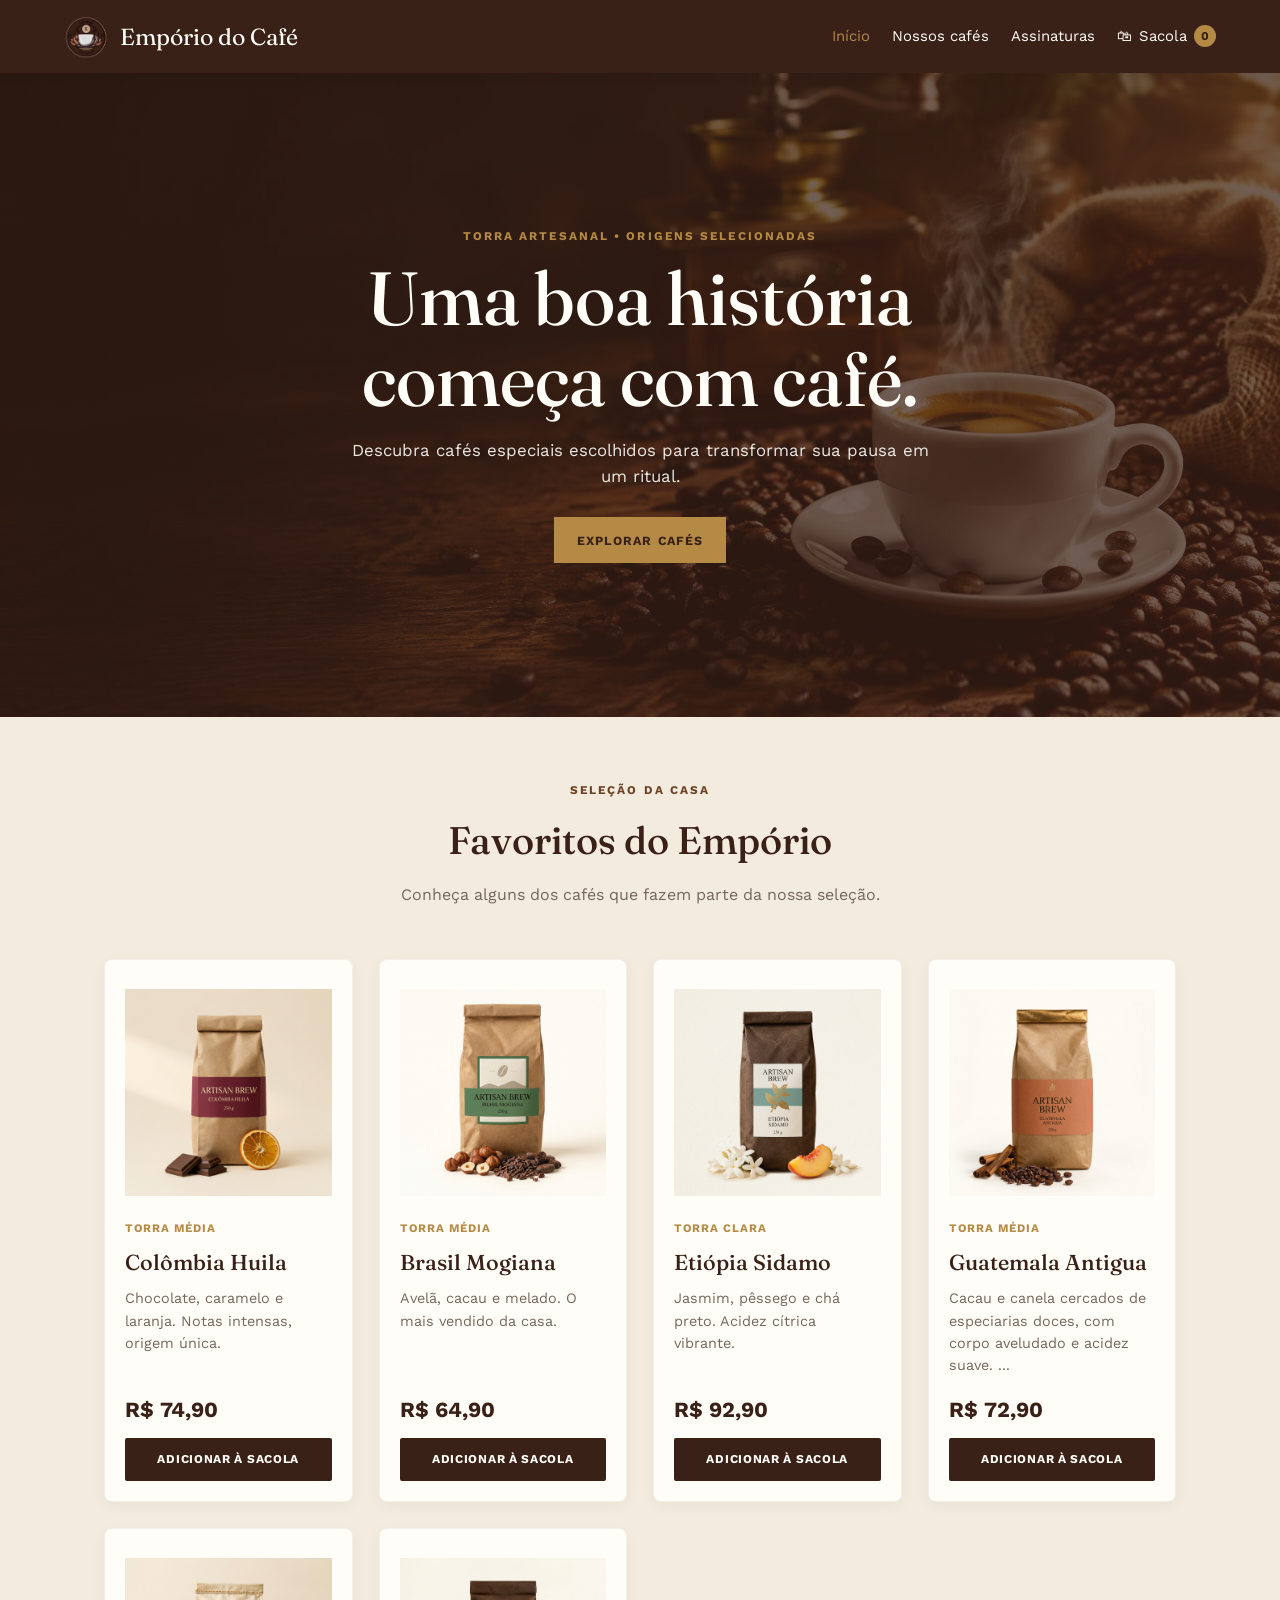
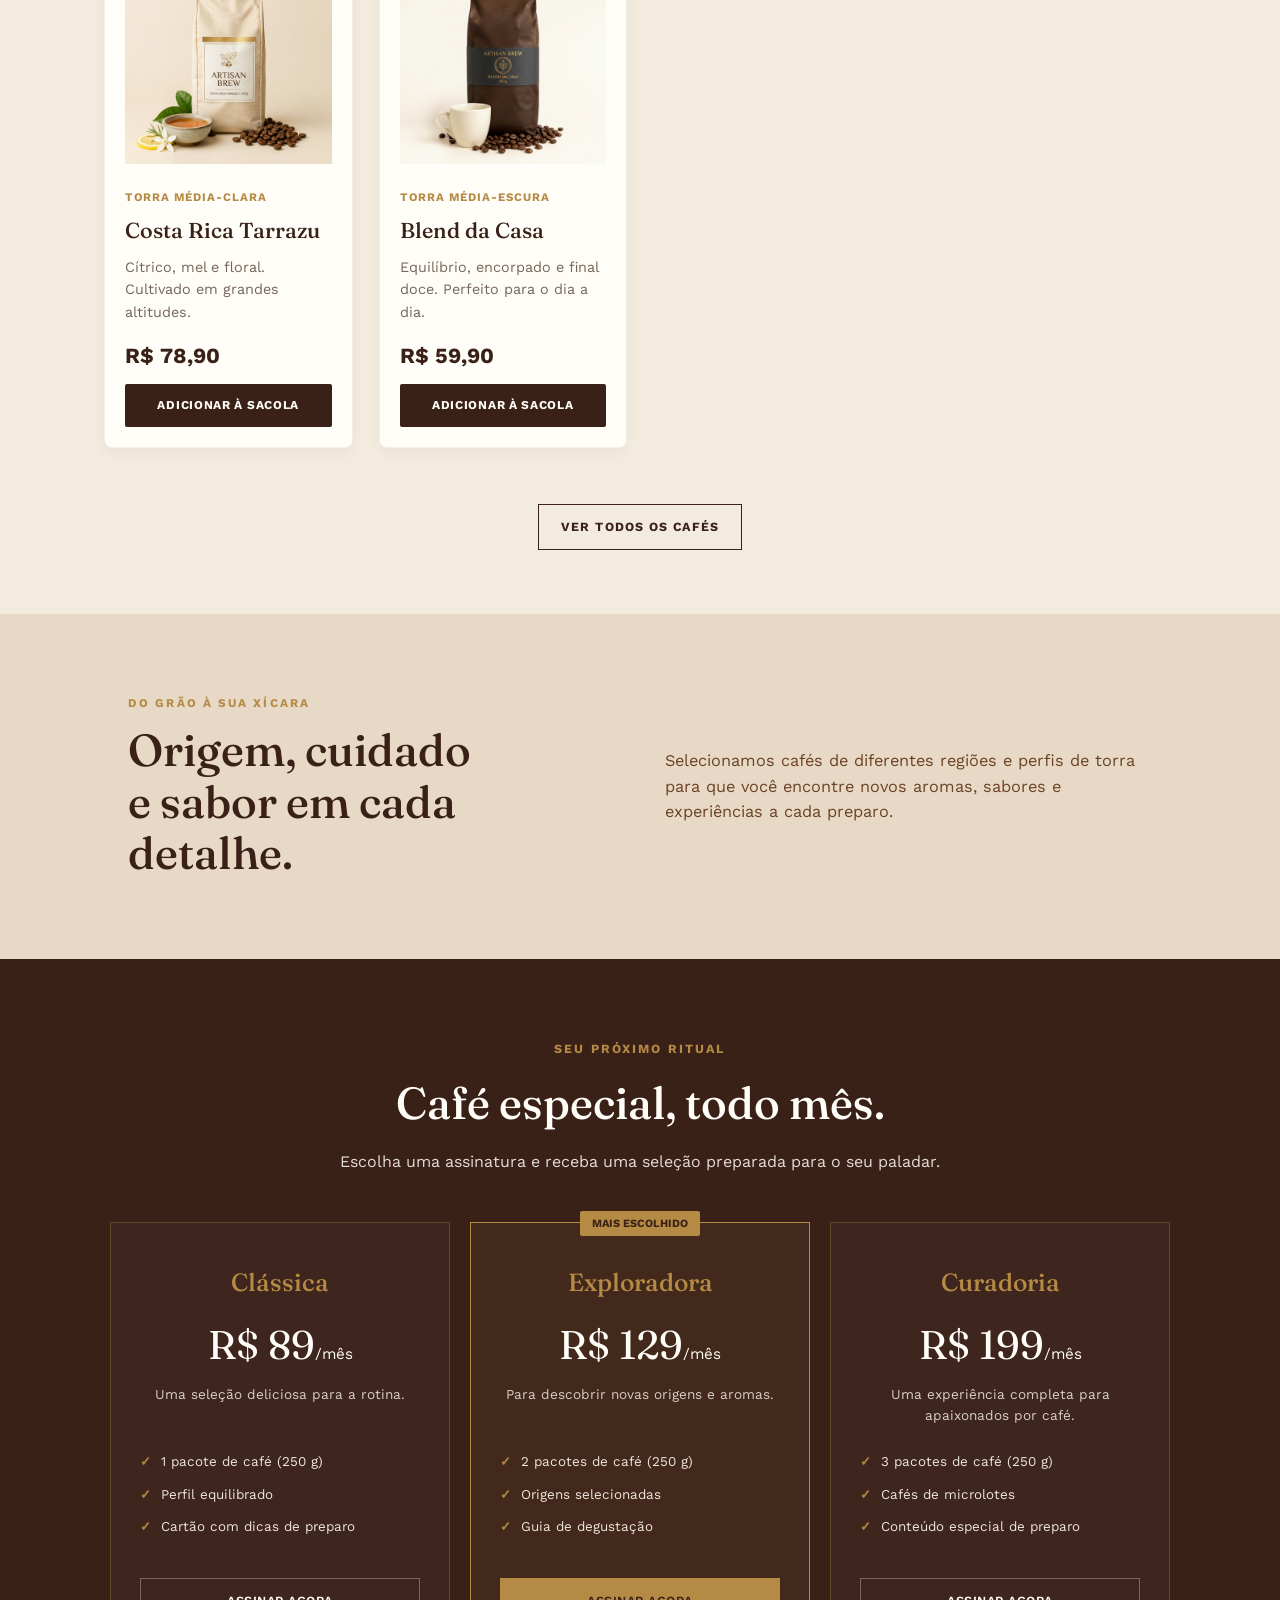
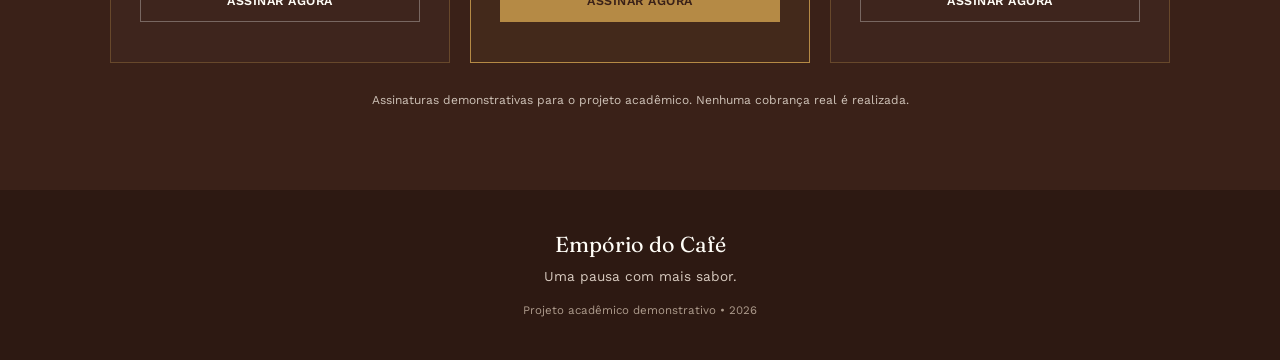
<file: Trabalho_Final/index.html>
<!DOCTYPE html>
<html lang="pt-BR">
<head>
  <meta charset="UTF-8">
  <meta name="viewport" content="width=device-width, initial-scale=1.0">
  <meta name="description" content="Cafés especiais de diferentes origens, torras artesanais e assinaturas mensais no Empório do Café.">
  <title>Empório do Café | Cafés especiais</title>
  <link rel="preconnect" href="https://fonts.googleapis.com">
  <link rel="preconnect" href="https://fonts.gstatic.com" crossorigin>
  <link href="https://fonts.googleapis.com/css2?family=Fraunces:opsz,wght@9..144,400;9..144,500;9..144,600;9..144,700&family=Work+Sans:wght@400;500;600;700&display=swap" rel="stylesheet">
  <link rel="stylesheet" href="style.css">
  <script src="script.js" defer></script>
</head>
<body>
  <header class="main-header">
    <a class="logo-link" href="index.html" aria-label="Empório do Café — página inicial">
      <img class="logo-img" src="img/logo.png" alt="" onerror="this.style.display='none'">
      <span>Empório do Café</span>
    </a>
    <nav class="desktop-nav" aria-label="Navegação principal">
      <a href="index.html" aria-current="page">Início</a>
      <a href="cafes.html">Nossos cafés</a>
      <a href="index.html#planos">Assinaturas</a>
      <a class="cart-link" href="carrinho.html"><span aria-hidden="true">🛍</span> Sacola <span class="cart-count" id="cart-count">0</span></a>
    </nav>
  </header>

  <main>
    <section class="hero-banner">
      <p class="eyebrow">TORRA ARTESANAL • ORIGENS SELECIONADAS</p>
      <h1>Uma boa história<br>começa com café.</h1>
      <p>Descubra cafés especiais escolhidos para transformar sua pausa em um ritual.</p>
      <a class="hero-button" href="cafes.html">EXPLORAR CAFÉS</a>
    </section>

    <section class="controls-section home-products" aria-labelledby="featured-title">
      <p class="eyebrow eyebrow-dark">SELEÇÃO DA CASA</p>
      <h2 id="featured-title">Favoritos do Empório</h2>
      <p class="section-intro">Conheça alguns dos cafés que fazem parte da nossa seleção.</p>
    </section>

    <section class="product-grid" id="product-list-home" aria-label="Cafés em destaque"></section>
    <div class="center-action"><a class="outline-button" href="cafes.html">VER TODOS OS CAFÉS</a></div>

    <section class="origin-band">
      <div>
        <p class="eyebrow">DO GRÃO À SUA XÍCARA</p>
        <h2>Origem, cuidado<br>e sabor em cada detalhe.</h2>
      </div>
      <p>Selecionamos cafés de diferentes regiões e perfis de torra para que você encontre novos aromas, sabores e experiências a cada preparo.</p>
    </section>

    <section class="planos-section" id="planos" aria-labelledby="plans-title">
      <h4>SEU PRÓXIMO RITUAL</h4>
      <h2 id="plans-title">Café especial, todo mês.</h2>
      <p class="subtitle">Escolha uma assinatura e receba uma seleção preparada para o seu paladar.</p>

      <div class="planos-grid">
        <article class="plano-card">
          <h3>Clássica</h3>
          <p class="price">R$ 89<span>/mês</span></p>
          <p class="desc-plano">Uma seleção deliciosa para a rotina.</p>
          <ul>
            <li>1 pacote de café (250 g)</li>
            <li>Perfil equilibrado</li>
            <li>Cartão com dicas de preparo</li>
          </ul>
          <button class="btn-plano" type="button" onclick="subscribePlan('Clássica', 89)">ASSINAR AGORA</button>
        </article>

        <article class="plano-card highlight">
          <span class="badge-destaque">MAIS ESCOLHIDO</span>
          <h3>Exploradora</h3>
          <p class="price">R$ 129<span>/mês</span></p>
          <p class="desc-plano">Para descobrir novas origens e aromas.</p>
          <ul>
            <li>2 pacotes de café (250 g)</li>
            <li>Origens selecionadas</li>
            <li>Guia de degustação</li>
          </ul>
          <button class="btn-plano solid" type="button" onclick="subscribePlan('Exploradora', 129)">ASSINAR AGORA</button>
        </article>

        <article class="plano-card">
          <h3>Curadoria</h3>
          <p class="price">R$ 199<span>/mês</span></p>
          <p class="desc-plano">Uma experiência completa para apaixonados por café.</p>
          <ul>
            <li>3 pacotes de café (250 g)</li>
            <li>Cafés de microlotes</li>
            <li>Conteúdo especial de preparo</li>
          </ul>
          <button class="btn-plano" type="button" onclick="subscribePlan('Curadoria', 199)">ASSINAR AGORA</button>
        </article>
      </div>

      <p class="demo-note">Assinaturas demonstrativas para o projeto acadêmico. Nenhuma cobrança real é realizada.</p>
    </section>
  </main>

  <div class="modal-overlay" id="product-modal" role="dialog" aria-modal="true" aria-label="Detalhes do café">
    <div class="modal-content">
      <button class="close-btn" type="button" onclick="closeModal()" aria-label="Fechar detalhes">&times;</button>
      <div id="modal-details"></div>
    </div>
  </div>

  <footer class="site-footer">
    <a class="footer-brand" href="index.html">Empório do Café</a>
    <p>Uma pausa com mais sabor.</p>
    <small>Projeto acadêmico demonstrativo • 2026</small>
  </footer>
</body>
</html>
</file>
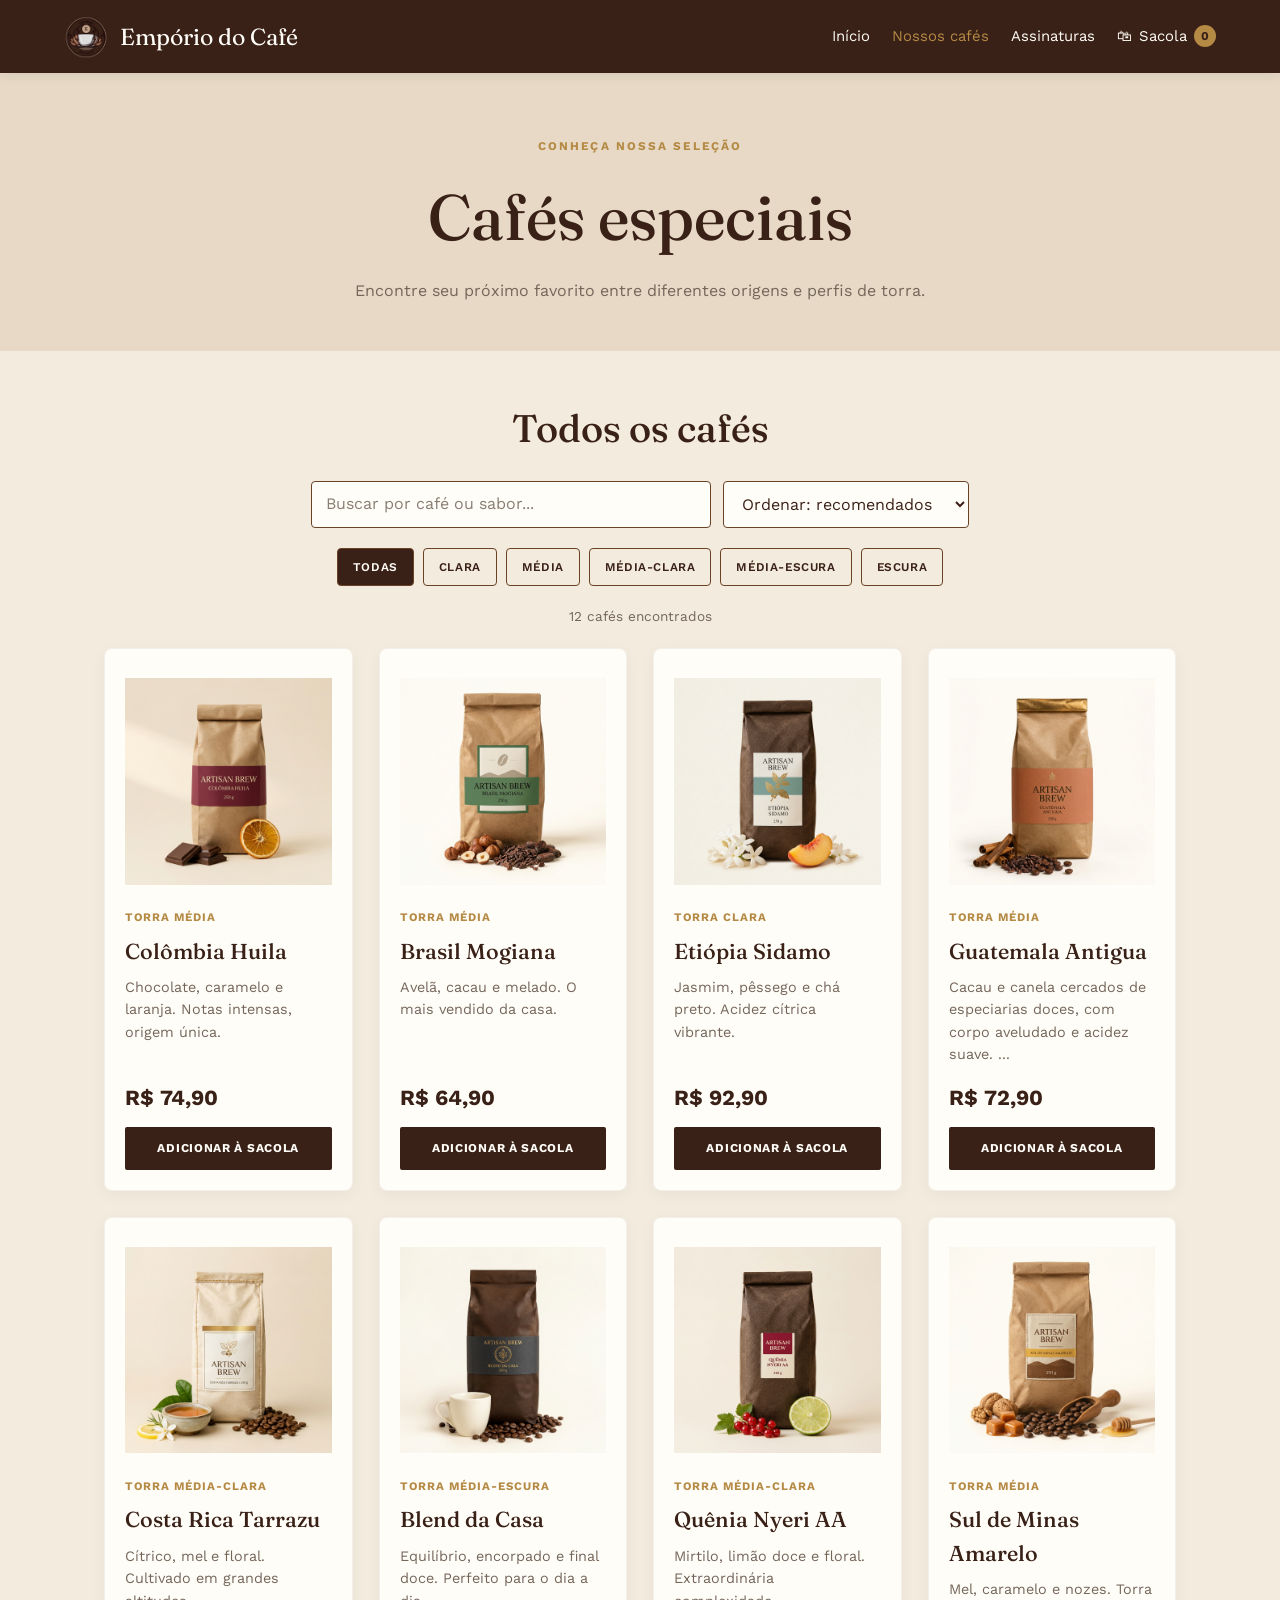
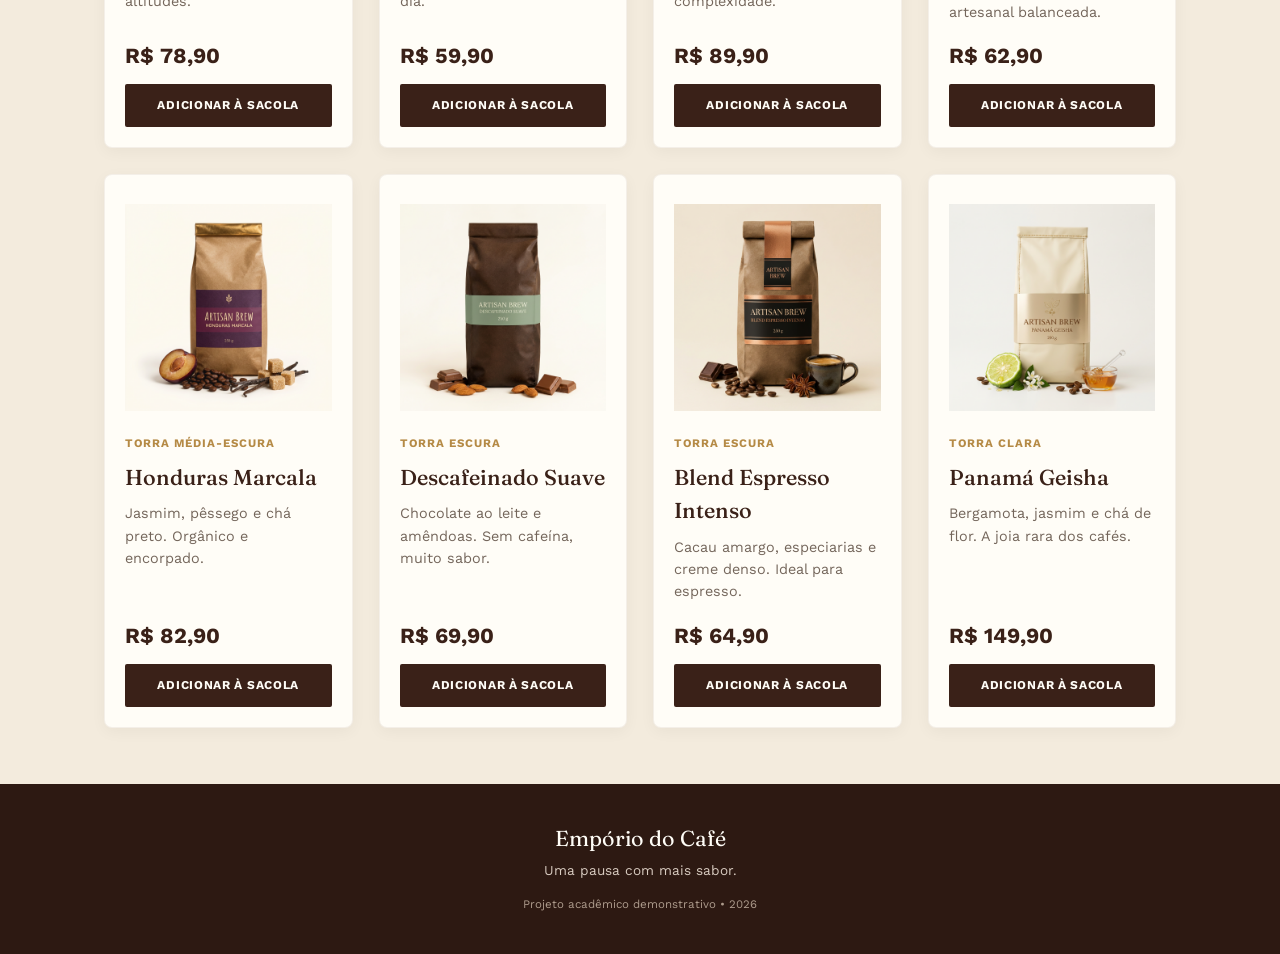
<file: Trabalho_Final/cafes.html>
<!DOCTYPE html>
<html lang="pt-BR">
<head>
  <meta charset="UTF-8">
  <meta name="viewport" content="width=device-width, initial-scale=1.0">
  <meta name="description" content="Explore cafés especiais do Empório do Café por nome, perfil de torra e preço.">
  <title>Nossos cafés | Empório do Café</title>
  <link rel="preconnect" href="https://fonts.googleapis.com">
  <link rel="preconnect" href="https://fonts.gstatic.com" crossorigin>
  <link href="https://fonts.googleapis.com/css2?family=Fraunces:opsz,wght@9..144,400;9..144,500;9..144,600;9..144,700&family=Work+Sans:wght@400;500;600;700&display=swap" rel="stylesheet">
  <link rel="stylesheet" href="style.css">
  <script src="script.js" defer></script>
</head>
<body>
  <header class="main-header">
    <a class="logo-link" href="index.html" aria-label="Empório do Café — página inicial">
      <img class="logo-img" src="img/logo.png" alt="" onerror="this.style.display='none'">
      <span>Empório do Café</span>
    </a>
    <nav class="desktop-nav" aria-label="Navegação principal">
      <a href="index.html">Início</a>
      <a href="cafes.html" aria-current="page">Nossos cafés</a>
      <a href="index.html#planos">Assinaturas</a>
      <a class="cart-link" href="carrinho.html"><span aria-hidden="true">🛍</span> Sacola <span class="cart-count" id="cart-count">0</span></a>
    </nav>
  </header>

  <main>
    <section class="catalog-hero">
      <p class="eyebrow">CONHEÇA NOSSA SELEÇÃO</p>
      <h1>Cafés especiais</h1>
      <p>Encontre seu próximo favorito entre diferentes origens e perfis de torra.</p>
    </section>

    <section class="controls-section catalog-controls" aria-labelledby="catalog-title">
      <h2 id="catalog-title">Todos os cafés</h2>

      <div class="controls-wrapper">
        <label class="visually-hidden" for="search-input">Pesquisar cafés</label>
        <input class="search-bar" id="search-input" type="search" placeholder="Buscar por café ou sabor..." autocomplete="off">

        <label class="visually-hidden" for="sort-dropdown">Ordenar cafés</label>
        <select class="sort-dropdown" id="sort-dropdown">
          <option value="default">Ordenar: recomendados</option>
          <option value="asc">Preço: menor para maior</option>
          <option value="desc">Preço: maior para menor</option>
        </select>
      </div>

      <div class="filters" aria-label="Filtrar por torra">
        <button class="filter-btn active" type="button" onclick="setCategory('Todas', this)" aria-pressed="true">TODAS</button>
        <button class="filter-btn" type="button" onclick="setCategory('Clara', this)" aria-pressed="false">CLARA</button>
        <button class="filter-btn" type="button" onclick="setCategory('Média', this)" aria-pressed="false">MÉDIA</button>
        <button class="filter-btn" type="button" onclick="setCategory('Média-Clara', this)" aria-pressed="false">MÉDIA-CLARA</button>
        <button class="filter-btn" type="button" onclick="setCategory('Média-Escura', this)" aria-pressed="false">MÉDIA-ESCURA</button>
        <button class="filter-btn" type="button" onclick="setCategory('Escura', this)" aria-pressed="false">ESCURA</button>
      </div>

      <p class="results-count" id="results-count" aria-live="polite"></p>
    </section>

    <section class="product-grid catalog-grid" id="product-list" aria-label="Lista de cafés"></section>
  </main>

  <div class="modal-overlay" id="product-modal" role="dialog" aria-modal="true" aria-label="Detalhes do café">
    <div class="modal-content">
      <button class="close-btn" type="button" onclick="closeModal()" aria-label="Fechar detalhes">&times;</button>
      <div id="modal-details"></div>
    </div>
  </div>

  <footer class="site-footer">
    <a class="footer-brand" href="index.html">Empório do Café</a>
    <p>Uma pausa com mais sabor.</p>
    <small>Projeto acadêmico demonstrativo • 2026</small>
  </footer>
</body>
</html>
</file>
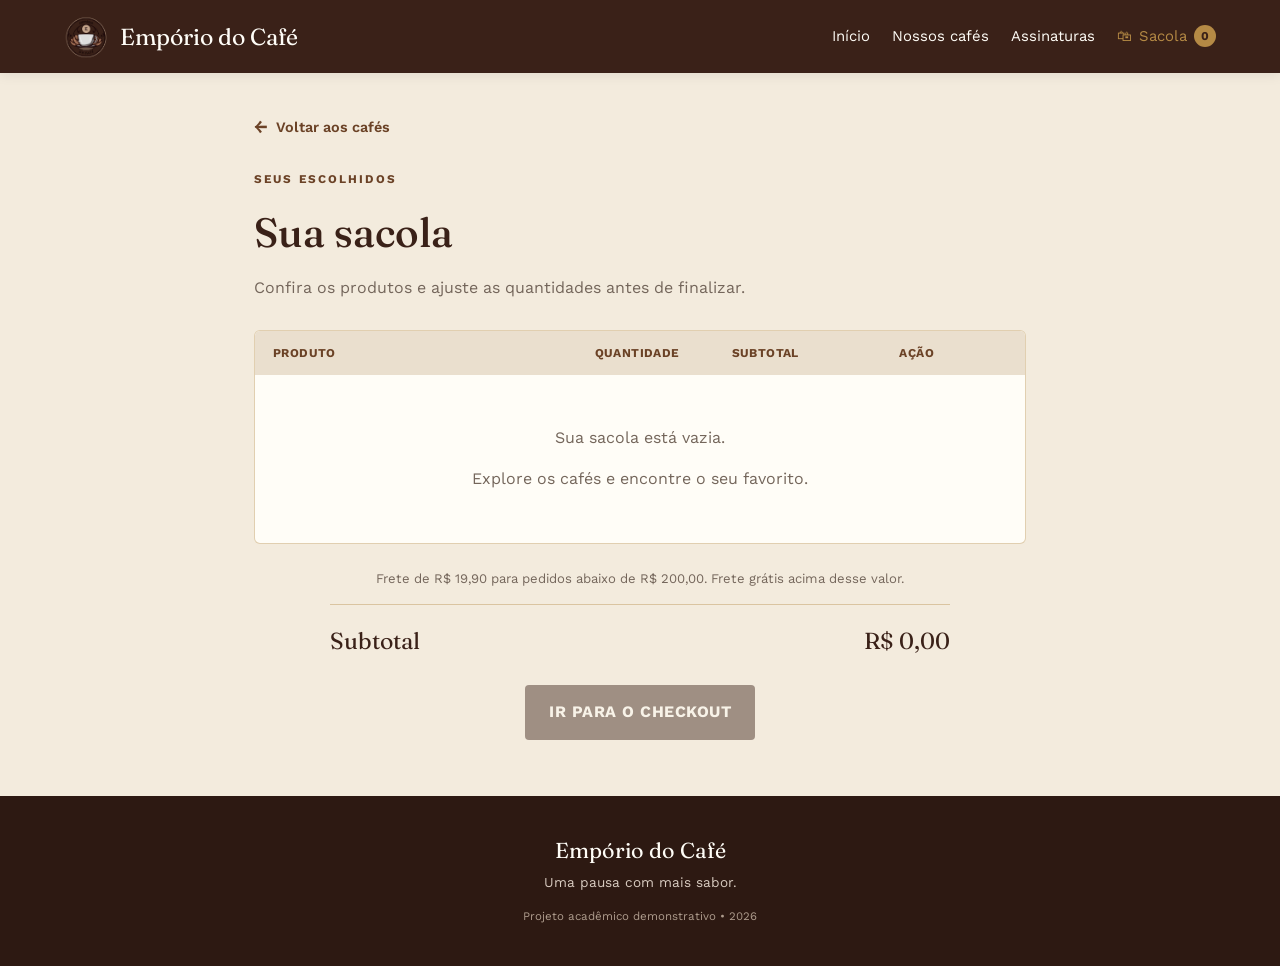
<file: Trabalho_Final/carrinho.html>
<!DOCTYPE html>
<html lang="pt-BR">
<head>
  <meta charset="UTF-8">
  <meta name="viewport" content="width=device-width, initial-scale=1.0">
  <title>Sacola | Empório do Café</title>
  <link rel="preconnect" href="https://fonts.googleapis.com">
  <link rel="preconnect" href="https://fonts.gstatic.com" crossorigin>
  <link href="https://fonts.googleapis.com/css2?family=Fraunces:opsz,wght@9..144,400;9..144,500;9..144,600;9..144,700&family=Work+Sans:wght@400;500;600;700&display=swap" rel="stylesheet">
  <link rel="stylesheet" href="style.css">
  <script src="script.js" defer></script>
</head>
<body>
  <header class="main-header">
    <a class="logo-link" href="index.html">
      <img class="logo-img" src="img/logo.png" alt="" onerror="this.style.display='none'">
      <span>Empório do Café</span>
    </a>

    <nav class="desktop-nav" aria-label="Navegação principal">
      <a href="index.html">Início</a>
      <a href="cafes.html">Nossos cafés</a>
      <a href="index.html#planos">Assinaturas</a>
      <a class="cart-link" href="carrinho.html" aria-current="page">
        <span aria-hidden="true">🛍</span>
        Sacola <span class="cart-count" id="cart-count">0</span>
      </a>
    </nav>
  </header>

  <main class="container cart-page">

    <a class="back-to-catalog" href="cafes.html">
      <span aria-hidden="true">←</span> Voltar aos cafés
    </a>

    <div class="cart-title-area">
      <p class="eyebrow eyebrow-dark">SEUS ESCOLHIDOS</p>
      <h1 class="page-title">Sua sacola</h1>
      <p class="section-intro left-intro">
        Confira os produtos e ajuste as quantidades antes de finalizar.
      </p>
    </div>

    <section class="cart-panel" aria-label="Itens da sacola">
      <div class="cart-heading">
        <span>Produto</span>
        <span>Quantidade</span>
        <span>Subtotal</span>
        <span>Ação</span>
      </div>

      <div id="cart-items" aria-live="polite"></div>
    </section>

    <section class="cart-summary">
      <p class="frete-note">
        Frete de R$ 19,90 para pedidos abaixo de R$ 200,00.
        Frete grátis acima desse valor.
      </p>

      <div class="cart-total">
        <span>Subtotal</span>
        <span>R$ <span id="total-price">0,00</span></span>
      </div>

      <div class="cart-actions">
        <a class="btn-primary checkout-link" id="go-checkout" href="checkout.html">
          IR PARA O CHECKOUT
        </a>
      </div>
    </section>

  </main>

  <footer class="site-footer">
    <a class="footer-brand" href="index.html">Empório do Café</a>
    <p>Uma pausa com mais sabor.</p>
    <small>Projeto acadêmico demonstrativo • 2026</small>
  </footer>
</body>
</html>
</file>
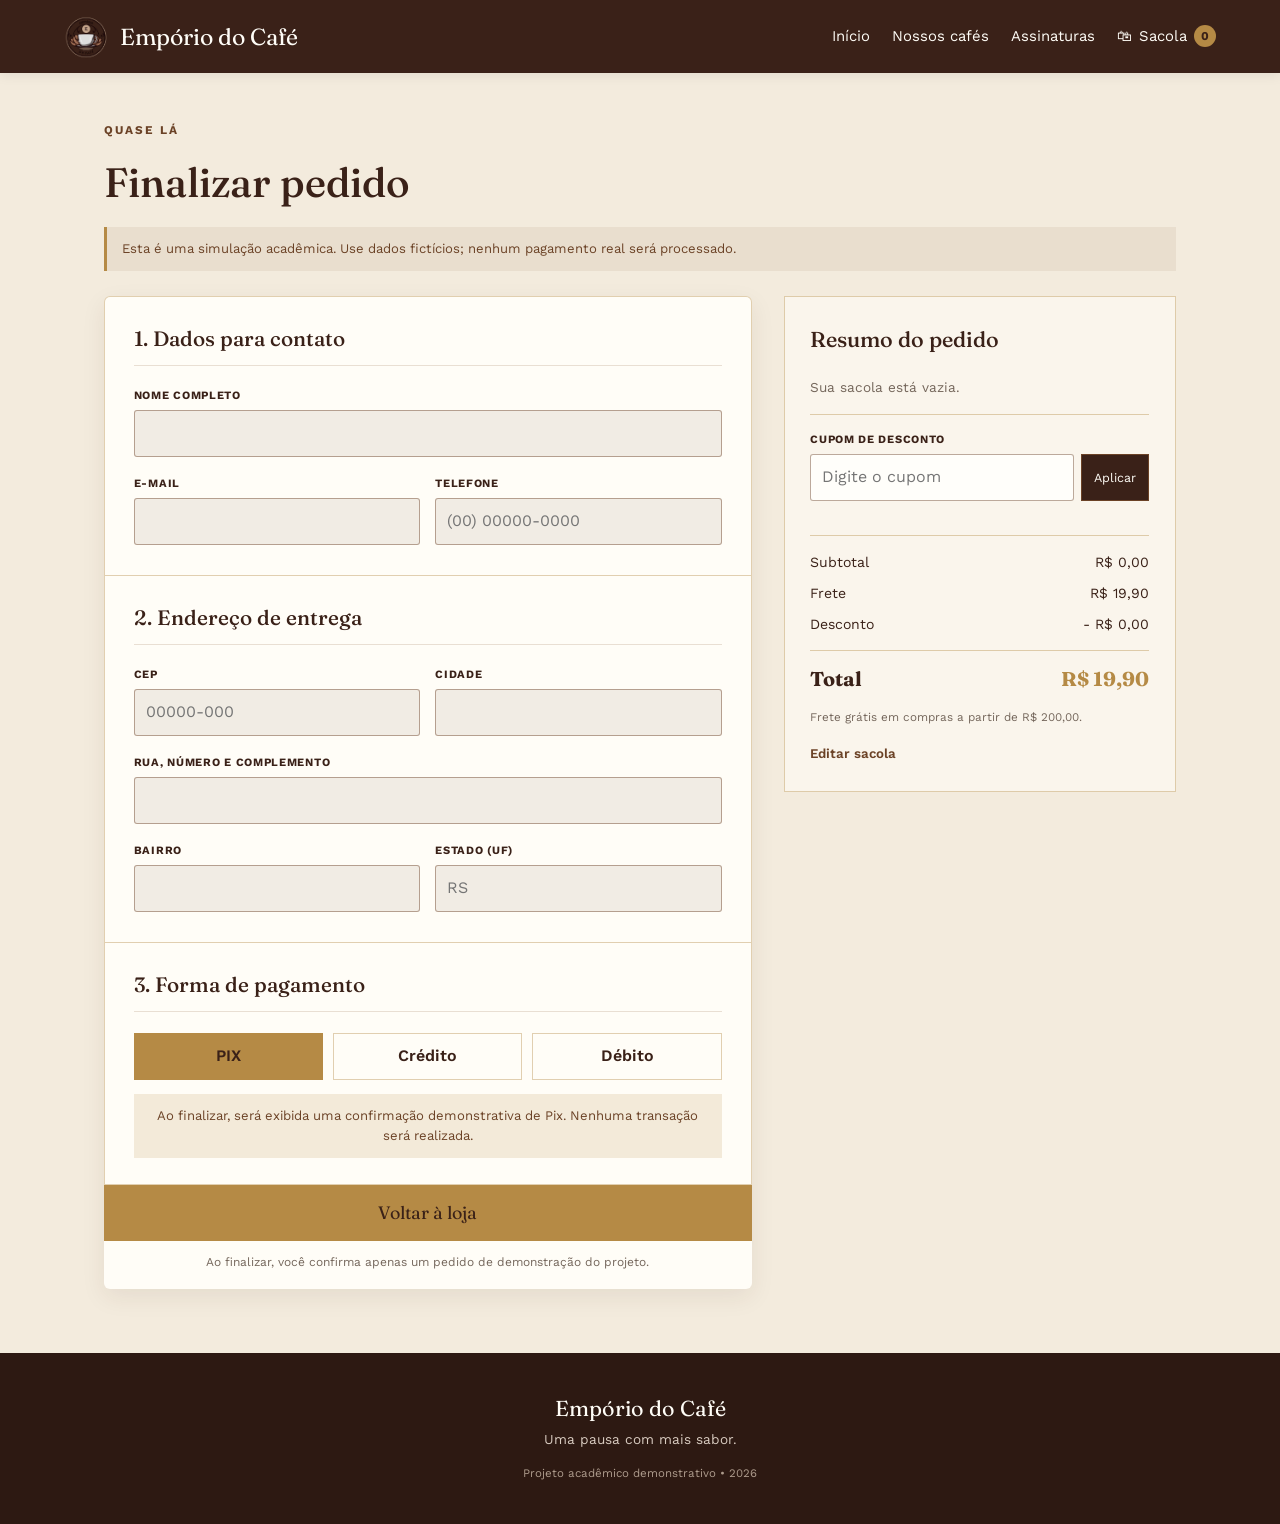
<file: Trabalho_Final/checkout.html>
<!DOCTYPE html>
<html lang="pt-BR">
<head>
  <meta charset="UTF-8">
  <meta name="viewport" content="width=device-width, initial-scale=1.0">
  <meta name="description" content="Revise seus dados e finalize o pedido demonstrativo no Empório do Café.">
  <title>Checkout | Empório do Café</title>
  <link rel="preconnect" href="https://fonts.googleapis.com">
  <link rel="preconnect" href="https://fonts.gstatic.com" crossorigin>
  <link href="https://fonts.googleapis.com/css2?family=Fraunces:opsz,wght@9..144,400;9..144,500;9..144,600;9..144,700&family=Work+Sans:wght@400;500;600;700&display=swap" rel="stylesheet">
  <link rel="stylesheet" href="style.css">
  <script src="script.js" defer></script>
</head>
<body>
  <header class="main-header">
    <a class="logo-link" href="index.html" aria-label="Empório do Café — página inicial">
      <img class="logo-img" src="img/logo.png" alt="" onerror="this.style.display='none'">
      <span>Empório do Café</span>
    </a>

    <nav class="desktop-nav" aria-label="Navegação principal">
      <a href="index.html">Início</a>
      <a href="cafes.html">Nossos cafés</a>
      <a href="index.html#planos">Assinaturas</a>
      <a class="cart-link" href="carrinho.html"><span aria-hidden="true">🛍</span> Sacola <span class="cart-count" id="cart-count">0</span></a>
    </nav>
  </header>

  <main class="checkout-container">
    <p class="eyebrow eyebrow-dark">QUASE LÁ</p>
    <h1 class="page-title">Finalizar pedido</h1>
    <p class="checkout-demo-notice">Esta é uma simulação acadêmica. Use dados fictícios; nenhum pagamento real será processado.</p>

    <div class="checkout-layout">
      <div class="checkout-forms-area">
        <form class="checkout-form" id="checkout-form">
          <section class="form-block">
            <h3>1. Dados para contato</h3>
            <div class="form-grid">
              <div class="form-group full-width">
                <label for="customer-name">Nome completo</label>
                <input id="customer-name" name="customerName" type="text" autocomplete="name" minlength="3" required>
              </div>

              <div class="form-group">
                <label for="customer-email">E-mail</label>
                <input id="customer-email" name="customerEmail" type="email" autocomplete="email" required>
              </div>

              <div class="form-group">
                <label for="customer-phone">Telefone</label>
                <input id="customer-phone" name="customerPhone" type="tel" autocomplete="tel" placeholder="(00) 00000-0000" required>
              </div>
            </div>
          </section>

          <section class="form-block">
            <h3>2. Endereço de entrega</h3>
            <div class="form-grid">
              <div class="form-group">
                <label for="customer-cep">CEP</label>
                <input id="customer-cep" name="cep" type="text" inputmode="numeric" autocomplete="postal-code" pattern="[0-9]{5}-?[0-9]{3}" placeholder="00000-000" required>
              </div>

              <div class="form-group">
                <label for="customer-city">Cidade</label>
                <input id="customer-city" name="city" type="text" autocomplete="address-level2" required>
              </div>

              <div class="form-group full-width">
                <label for="customer-address">Rua, número e complemento</label>
                <input id="customer-address" name="address" type="text" autocomplete="street-address" required>
              </div>

              <div class="form-group">
                <label for="customer-neighborhood">Bairro</label>
                <input id="customer-neighborhood" name="neighborhood" type="text" required>
              </div>

              <div class="form-group">
                <label for="customer-state">Estado (UF)</label>
                <input id="customer-state" name="state" type="text" maxlength="2" pattern="[A-Za-z]{2}" autocomplete="address-level1" placeholder="RS" required>
              </div>
            </div>
          </section>

          <section class="form-block">
            <h3>3. Forma de pagamento</h3>

            <div class="payment-methods" role="group" aria-label="Escolha a forma de pagamento">
              <button class="pay-btn active" type="button" data-payment="pix" onclick="selectPayment('pix', this)" aria-pressed="true">PIX</button>
              <button class="pay-btn" type="button" data-payment="credit" onclick="selectPayment('credit', this)" aria-pressed="false">Crédito</button>
              <button class="pay-btn" type="button" data-payment="debit" onclick="selectPayment('debit', this)" aria-pressed="false">Débito</button>
            </div>

            <div class="payment-message" id="payment-msg">Ao finalizar, será exibida uma confirmação demonstrativa de Pix. Nenhuma transação será realizada.</div>

            <div id="card-details" class="hidden">
              <div class="form-grid card-fields">
                <div class="form-group full-width">
                  <label for="card-name">Nome impresso no cartão</label>
                  <input id="card-name" name="cardName" type="text" autocomplete="cc-name" disabled>
                </div>

                <div class="form-group full-width">
                  <label for="card-number">Número do cartão fictício</label>
                  <input id="card-number" name="cardNumber" type="text" inputmode="numeric" autocomplete="cc-number" placeholder="0000 0000 0000 0000" pattern="[0-9 ]{13,19}" minlength="13" maxlength="19" disabled>
                </div>

                <div class="form-group">
                  <label for="card-expiry">Validade</label>
                  <input id="card-expiry" name="cardExpiry" type="text" autocomplete="cc-exp" placeholder="MM/AA" pattern="(0[1-9]|1[0-2])\/[0-9]{2}" maxlength="5" disabled>
                </div>

                <div class="form-group">
                  <label for="card-cvv">Código de segurança</label>
                  <input id="card-cvv" name="cardCvv" type="text" inputmode="numeric" autocomplete="cc-csc" pattern="[0-9]{3,4}" minlength="3" maxlength="4" disabled>
                </div>

                <div class="form-group full-width" id="installments-group">
                  <label for="installments">Parcelamento</label>
                  <select id="installments" name="installments" disabled>
                    <option value="1">1x sem juros</option>
                    <option value="2">2x sem juros</option>
                    <option value="3">3x sem juros</option>
                  </select>
                </div>
              </div>

              <p class="payment-hint">Não informe dados de um cartão real. Os campos servem apenas para demonstrar a interface.</p>
            </div>
          </section>

          <button class="btn-finalizar" type="submit" id="btn-pagar">Finalizar pedido</button>
          <p class="form-footnote">Ao finalizar, você confirma apenas um pedido de demonstração do projeto.</p>
        </form>
      </div>

      <aside class="checkout-sidebar" aria-label="Resumo do pedido">
        <div class="summary-block">
          <h3>Resumo do pedido</h3>
          <div id="checkout-items" class="checkout-items"></div>

          <hr>

          <div class="coupon-form">
            <label for="coupon-input">Cupom de desconto</label>
            <div class="coupon-controls">
              <input id="coupon-input" type="text" placeholder="Digite o cupom" autocomplete="off">
              <button type="button" class="coupon-button" onclick="applyCoupon()">Aplicar</button>
            </div>
            <p id="coupon-feedback" class="coupon-feedback" aria-live="polite"></p>
          </div>

          <hr>

          <div class="summary-row">
            <span>Subtotal</span>
            <span id="summary-subtotal">R$ 0,00</span>
          </div>

          <div class="summary-row">
            <span>Frete</span>
            <span id="summary-shipping">R$ 0,00</span>
          </div>

          <div class="summary-row" id="summary-discount-row" hidden>
            <span>Desconto</span>
            <span id="summary-discount">- R$ 0,00</span>
          </div>

          <div class="summary-row total">
            <span>Total</span>
            <span id="summary-total">R$ 0,00</span>
          </div>

          <p class="summary-footnote">Frete grátis em compras a partir de R$ 200,00.</p>
          <a class="text-link summary-back-link" href="carrinho.html">Editar sacola</a>
        </div>
      </aside>
    </div>
  </main>

  <footer class="site-footer">
    <a class="footer-brand" href="index.html">Empório do Café</a>
    <p>Uma pausa com mais sabor.</p>
    <small>Projeto acadêmico demonstrativo • 2026</small>
  </footer>
</body>
</html>
</file>
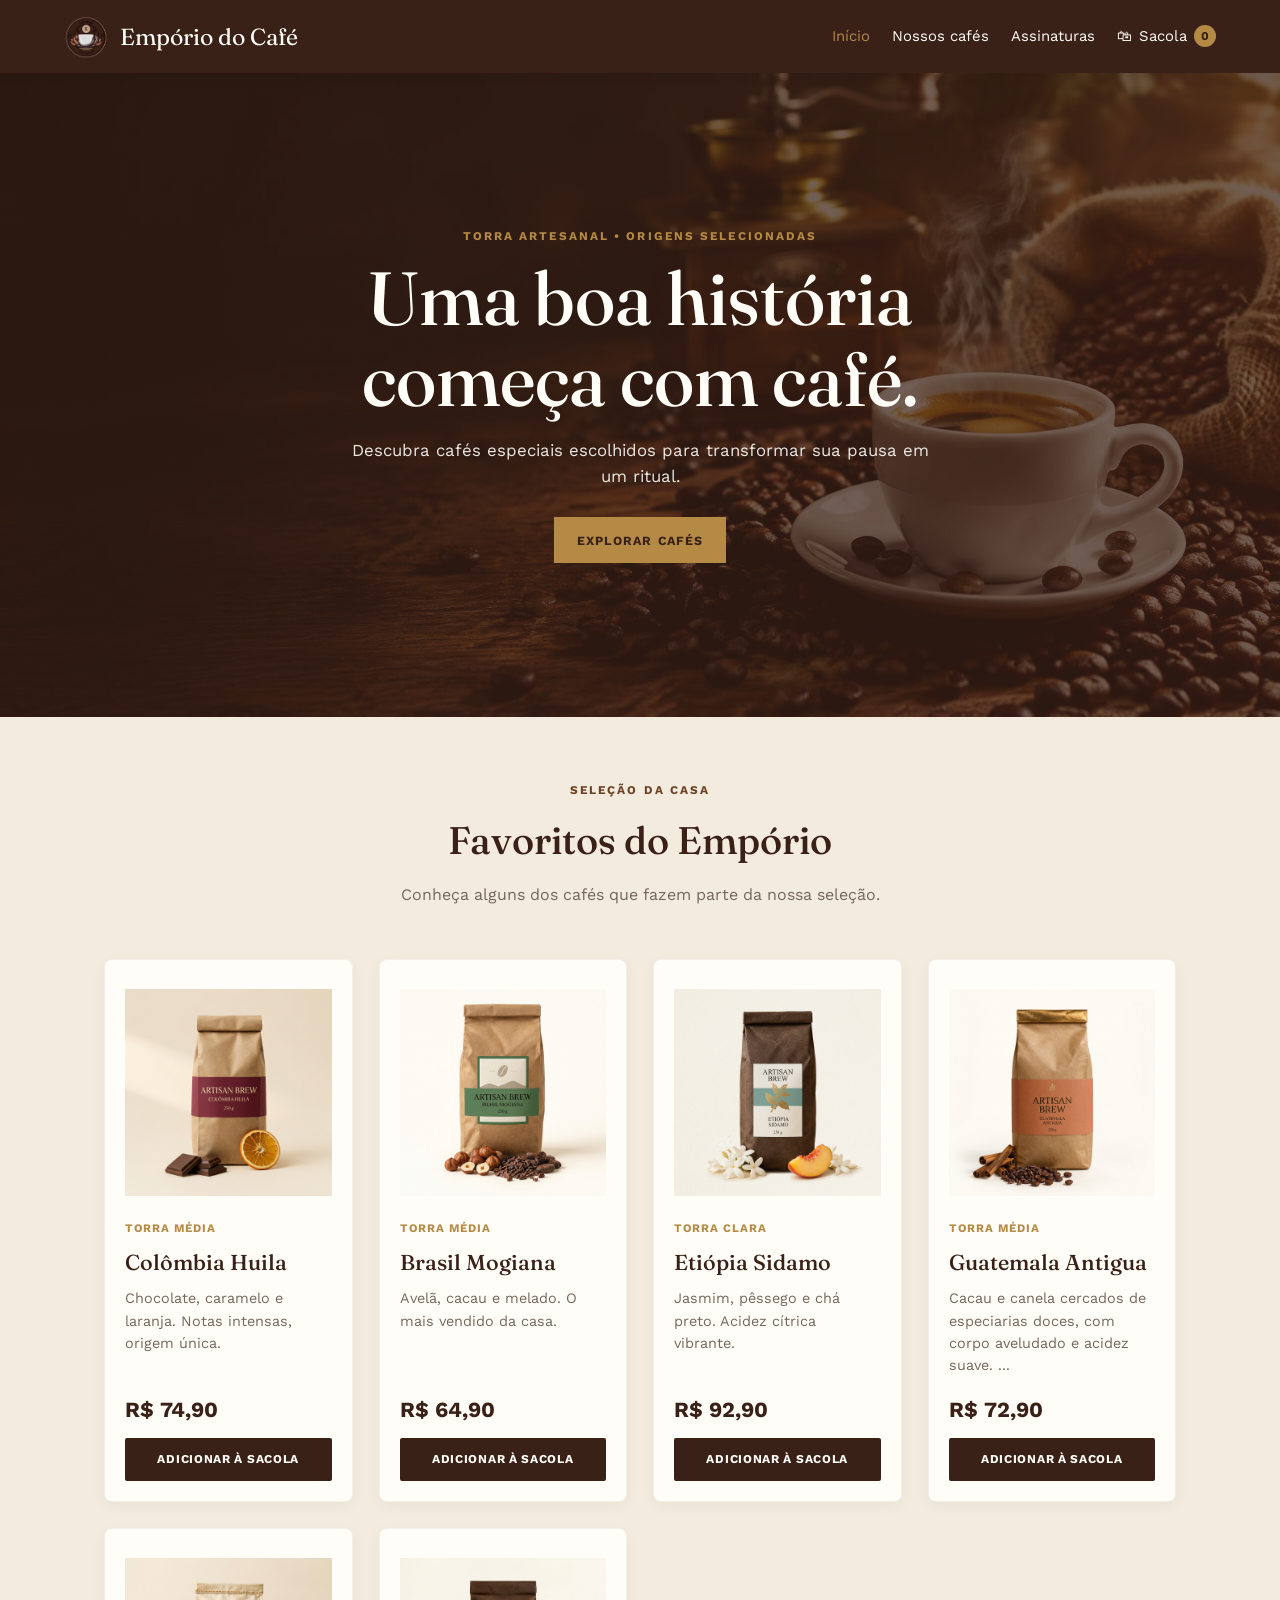
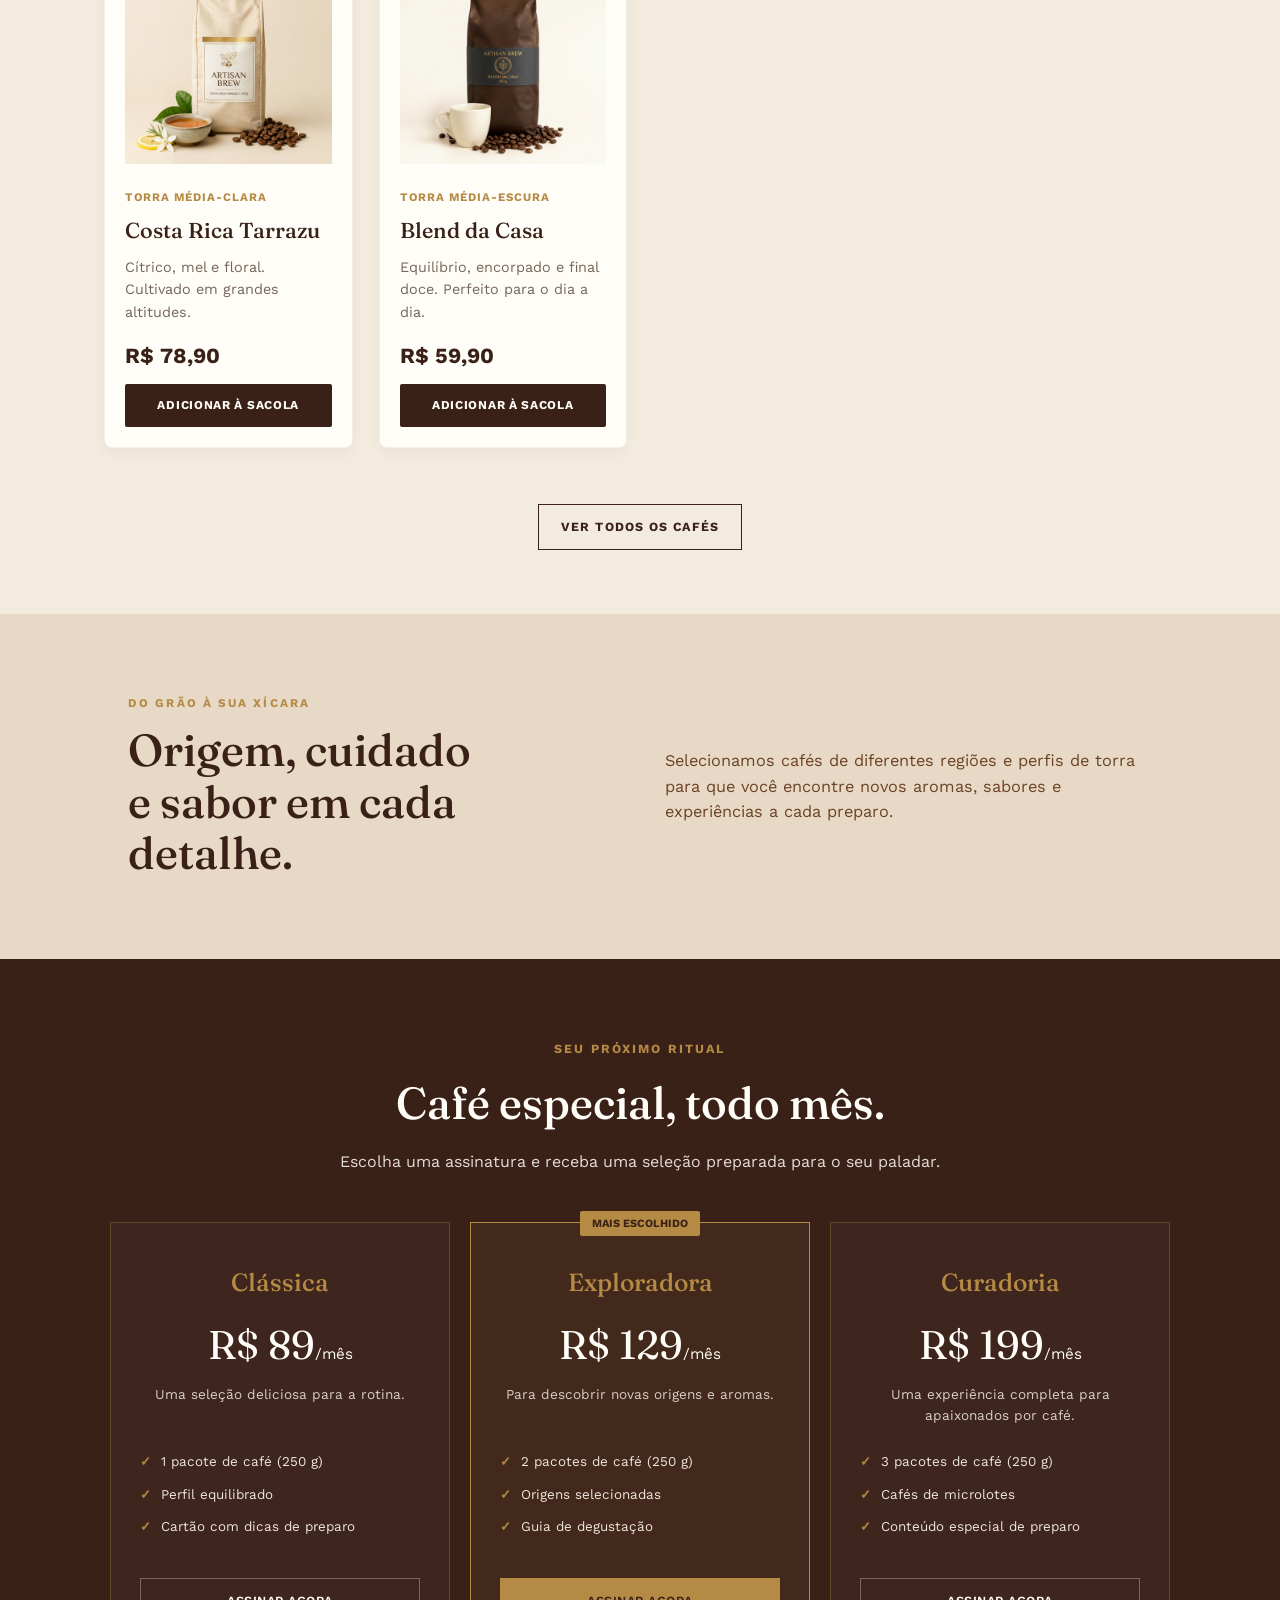
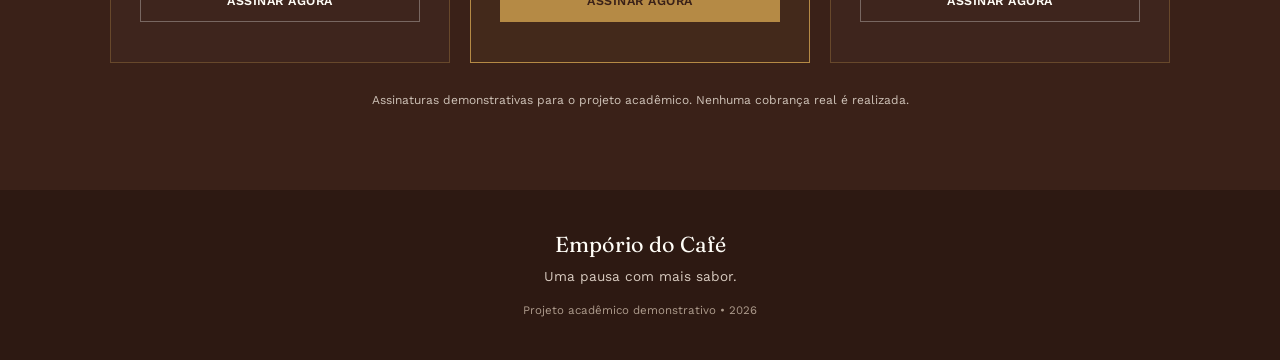
<file: Trabalho_Final/sucesso.html>
<!DOCTYPE html>
<html lang="pt-BR">
<head>
  <meta charset="UTF-8">
  <meta name="viewport" content="width=device-width, initial-scale=1.0">
  <meta name="description" content="Confirmação demonstrativa do pedido no Empório do Café.">
  <title>Pedido confirmado | Empório do Café</title>
  <link rel="preconnect" href="https://fonts.googleapis.com">
  <link rel="preconnect" href="https://fonts.gstatic.com" crossorigin>
  <link href="https://fonts.googleapis.com/css2?family=Fraunces:opsz,wght@9..144,400;9..144,500;9..144,600;9..144,700&family=Work+Sans:wght@400;500;600;700&display=swap" rel="stylesheet">
  <link rel="stylesheet" href="style.css">
  <script src="script.js" defer></script>
</head>
<body>
  <header class="main-header">
    <a class="logo-link" href="index.html" aria-label="Empório do Café — página inicial">
      <img class="logo-img" src="img/logo.png" alt="" onerror="this.style.display='none'">
      <span>Empório do Café</span>
    </a>

    <nav class="desktop-nav" aria-label="Navegação principal">
      <a href="index.html">Início</a>
      <a href="cafes.html">Nossos cafés</a>
      <a href="index.html#planos">Assinaturas</a>
      <a class="cart-link" href="carrinho.html"><span aria-hidden="true">🛍</span> Sacola <span class="cart-count" id="cart-count">0</span></a>
    </nav>
  </header>

  <main class="success-container">
    <div class="success-icon" aria-hidden="true">
      <svg viewBox="0 0 24 24" fill="none">
        <path d="M5 12.5l4.5 4.5L19 7" stroke="white" stroke-width="2.5" stroke-linecap="round" stroke-linejoin="round"/>
      </svg>
    </div>

    <p class="eyebrow eyebrow-dark">PEDIDO REGISTRADO</p>
    <h1 class="success-title">Obrigado pela sua escolha!</h1>
    <p class="success-intro">Seu pedido demonstrativo foi finalizado. Esta página não representa uma compra real e nenhum pagamento foi processado.</p>

    <section class="receipt-block" aria-labelledby="receipt-title">
      <div class="receipt-header">
        <div>
          <h2 id="receipt-title">Resumo do pedido</h2>
          <p>Número: <strong id="order-number">—</strong></p>
        </div>
        <span class="receipt-status">DEMONSTRAÇÃO</span>
      </div>

      <div id="receipt-items"></div>

      <hr>

      <div class="receipt-row">
        <span>Subtotal</span>
        <span id="receipt-subtotal">R$ 0,00</span>
      </div>

      <div class="receipt-row">
        <span>Frete</span>
        <span id="receipt-shipping">R$ 0,00</span>
      </div>

      <div class="receipt-row" id="receipt-discount-row" hidden>
        <span>Desconto</span>
        <span id="receipt-discount">- R$ 0,00</span>
      </div>

      <div class="receipt-row receipt-total">
        <span>Total</span>
        <span class="highlight-price" id="receipt-total">R$ 0,00</span>
      </div>

      <div class="receipt-row">
        <span>Pagamento</span>
        <span id="receipt-payment">Pix (simulado)</span>
      </div>
    </section>

    <a class="btn-voltar" href="index.html">VOLTAR À LOJA</a>
  </main>

  <footer class="site-footer">
    <a class="footer-brand" href="index.html">Empório do Café</a>
    <p>Uma pausa com mais sabor.</p>
    <small>Projeto acadêmico demonstrativo • 2026</small>
  </footer>
</body>
</html>
</file>
<file: Trabalho_Final/style.css>
/* ==================== IDENTIDADE VISUAL ==================== */
:root {
  --bg-dark: #3A2118;
  --bg-medium: #6B4226;
  --accent-gold: #B58A45;
  --bg-cream: #F3EBDD;
  --white: #FFFDF7;
  --font-heading: 'Fraunces', Georgia, serif;
  --font-body: 'Work Sans', Arial, sans-serif;
  --text-muted: #74665B;
  --border-soft: rgba(181, 138, 69, 0.4);
  --shadow-soft: 0 8px 24px rgba(58, 33, 24, 0.08);
}

* {
  box-sizing: border-box;
}

html {
  scroll-behavior: smooth;
  scroll-padding-top: 100px;
}

body {
  margin: 0;
  background: var(--bg-cream);
  color: var(--bg-dark);
  font-family: var(--font-body);
  line-height: 1.55;
}

body.modal-open {
  overflow: hidden;
}

button,
input,
select {
  font: inherit;
}

button,
a,
select {
  -webkit-tap-highlight-color: transparent;
}

button {
  color: inherit;
}

a {
  color: inherit;
}

img {
  max-width: 100%;
}

:focus-visible {
  outline: 3px solid var(--accent-gold);
  outline-offset: 3px;
}

/* ==================== CABEÇALHO E NAVEGAÇÃO ==================== */
.main-header {
  position: sticky;
  top: 0;
  z-index: 100;
  display: flex;
  align-items: center;
  justify-content: space-between;
  gap: 24px;
  padding: 14px 5%;
  background: var(--bg-dark);
  box-shadow: 0 2px 12px rgba(0, 0, 0, 0.08);
}

.logo-link {
  display: flex;
  align-items: center;
  gap: 10px;
  min-width: 0;
  color: var(--white);
  text-decoration: none;
  font-family: var(--font-heading);
  font-size: 1.45rem;
  white-space: nowrap;
}

.logo-img {
  display: block;
  width: auto;
  height: 45px;
  object-fit: contain;
}

.desktop-nav {
  display: flex;
  align-items: center;
  justify-content: flex-end;
  gap: 22px;
  flex-wrap: wrap;
}

.desktop-nav a {
  display: inline-flex;
  align-items: center;
  gap: 7px;
  color: var(--white);
  text-decoration: none;
  font-size: 0.93rem;
  transition: color 0.2s ease;
}

.desktop-nav a:hover,
.desktop-nav a[aria-current="page"] {
  color: var(--accent-gold);
}

.cart-link {
  white-space: nowrap;
}

.cart-count {
  display: inline-flex;
  justify-content: center;
  align-items: center;
  min-width: 22px;
  height: 22px;
  padding: 0 6px;
  border-radius: 50px;
  background: var(--accent-gold);
  color: var(--bg-dark);
  font-size: 0.75rem;
  font-weight: 700;
}

/* ==================== TEXTOS E COMPONENTES GERAIS ==================== */
.eyebrow {
  margin: 0 0 12px;
  color: var(--accent-gold);
  font-size: 0.74rem;
  font-weight: 700;
  letter-spacing: 2.1px;
  text-transform: uppercase;
}

.eyebrow-dark {
  color: var(--bg-medium);
}

.controls-section {
  padding: 4rem 5% 2rem;
  text-align: center;
}

.controls-section h2 {
  margin: 0 0 12px;
  color: var(--bg-dark);
  font-family: var(--font-heading);
  font-size: clamp(2rem, 3vw, 2.6rem);
  font-weight: 500;
}

.section-intro {
  max-width: 650px;
  margin: 0 auto 2rem;
  color: var(--text-muted);
}

.left-intro {
  margin-left: 0;
  text-align: left;
}

.page-title {
  margin: 0 0 12px;
  color: var(--bg-dark);
  font-family: var(--font-heading);
  font-size: clamp(2rem, 3.2vw, 2.7rem);
  font-weight: 500;
}

.visually-hidden {
  position: absolute;
  width: 1px;
  height: 1px;
  padding: 0;
  margin: -1px;
  overflow: hidden;
  clip: rect(0, 0, 0, 0);
  white-space: nowrap;
  border: 0;
}

.center-action {
  display: flex;
  justify-content: center;
  padding: 0 5% 4rem;
}

.outline-button,
.hero-button {
  display: inline-flex;
  min-height: 46px;
  align-items: center;
  justify-content: center;
  padding: 12px 22px;
  border: 1px solid var(--bg-dark);
  color: var(--bg-dark);
  background: transparent;
  text-decoration: none;
  text-align: center;
  font-size: 0.78rem;
  font-weight: 700;
  letter-spacing: 1.1px;
  transition: background 0.2s, color 0.2s, border-color 0.2s;
}

.outline-button:hover {
  background: var(--bg-dark);
  color: var(--white);
}

.text-link {
  color: var(--bg-medium);
  font-weight: 600;
  text-decoration: none;
}

.text-link:hover {
  color: var(--accent-gold);
  text-decoration: underline;
}

.btn-primary {
  display: inline-flex;
  align-items: center;
  justify-content: center;
  min-height: 46px;
  padding: 12px 20px;
  border: 0;
  border-radius: 4px;
  background: var(--bg-dark);
  color: var(--white);
  font-weight: 700;
  text-align: center;
  text-decoration: none;
  cursor: pointer;
  transition: background 0.25s ease;
}

.btn-primary:hover {
  background: var(--accent-gold);
  color: var(--bg-dark);
}

/* ==================== PÁGINA INICIAL ==================== */
.hero-banner {
  position: relative;
  padding: clamp(6rem, 12vw, 11rem) 5%;
  overflow: hidden;
  background:
    linear-gradient(rgba(58, 33, 24, 0.72), rgba(58, 33, 24, 0.72)),
    url('img/fundo-cafe.jfif') center/cover no-repeat;
  color: var(--white);
  text-align: center;
}

.hero-banner h1 {
  margin: 0 auto 18px;
  font-family: var(--font-heading);
  font-size: clamp(2.6rem, 6vw, 4.7rem);
  font-weight: 500;
  line-height: 1.08;
}

.hero-banner > p:not(.eyebrow) {
  max-width: 600px;
  margin: 0 auto 28px;
  color: rgba(255, 253, 247, 0.9);
  font-size: 1.05rem;
}

.hero-button {
  border-color: var(--accent-gold);
  background: var(--accent-gold);
  color: var(--bg-dark);
}

.hero-button:hover {
  border-color: var(--white);
  background: var(--white);
}

.home-products {
  padding-bottom: 1.2rem;
}

.origin-band {
  display: grid;
  grid-template-columns: 1fr 1fr;
  align-items: center;
  gap: 50px;
  padding: 5rem 10%;
  background: #e7d9c5;
}

.origin-band h2 {
  margin: 0;
  font-family: var(--font-heading);
  font-size: clamp(2rem, 3.5vw, 3rem);
  font-weight: 500;
  line-height: 1.15;
}

.origin-band > p {
  max-width: 530px;
  margin: 0;
  color: var(--bg-medium);
  font-size: 1.02rem;
}

/* ==================== CATÁLOGO, BUSCA E FILTROS ==================== */
.catalog-hero {
  padding: 4rem 5% 3rem;
  background: #e7d9c5;
  text-align: center;
}

.catalog-hero h1 {
  margin: 0 0 12px;
  font-family: var(--font-heading);
  font-size: clamp(2.5rem, 5vw, 4rem);
  font-weight: 500;
}

.catalog-hero p:last-child {
  margin: 0;
  color: var(--text-muted);
}

.catalog-controls {
  padding-top: 3rem;
  padding-bottom: 1.3rem;
}

.controls-wrapper {
  display: flex;
  justify-content: center;
  align-items: stretch;
  gap: 12px;
  flex-wrap: wrap;
  margin: 22px auto 20px;
}

.search-bar,
.sort-dropdown {
  min-height: 45px;
  padding: 10px 14px;
  border: 1px solid var(--bg-medium);
  border-radius: 4px;
  background: var(--white);
  color: var(--bg-dark);
}

.search-bar {
  width: min(100%, 400px);
}

.search-bar::placeholder {
  color: #897d73;
}

.sort-dropdown {
  max-width: 100%;
  cursor: pointer;
}

.filters {
  display: flex;
  justify-content: center;
  align-items: center;
  flex-wrap: wrap;
  gap: 9px;
  margin: 0 auto 20px;
}

.filter-btn {
  padding: 9px 15px;
  border: 1px solid var(--bg-medium);
  border-radius: 4px;
  background: transparent;
  color: var(--bg-dark);
  cursor: pointer;
  font-size: 0.74rem;
  font-weight: 600;
  letter-spacing: 0.6px;
  transition: background 0.2s, color 0.2s;
}

.filter-btn.active,
.filter-btn:hover {
  background: var(--bg-dark);
  color: var(--white);
}

.results-count {
  min-height: 1.3em;
  margin: 0;
  color: var(--text-muted);
  font-size: 0.85rem;
}

/* ==================== CARTÕES DE PRODUTO ==================== */
.product-grid {
  display: grid;
  grid-template-columns: repeat(auto-fit, minmax(min(100%, 245px), 1fr));
  gap: 26px;
  width: 100%;
  max-width: 1200px;
  margin: 0 auto;
  padding: 0 5% 3.5rem;
}

.product-card {
  display: flex;
  min-width: 0;
  flex-direction: column;
  padding: 20px;
  border: 1px solid rgba(107, 66, 38, 0.07);
  border-radius: 8px;
  background: var(--white);
  box-shadow: 0 4px 15px rgba(0, 0, 0, 0.045);
  cursor: pointer;
  transition: transform 0.2s ease, box-shadow 0.2s ease;
}

.product-card:hover {
  transform: translateY(-4px);
  box-shadow: var(--shadow-soft);
}

.product-card:focus-visible {
  outline-offset: 4px;
}

.product-card img {
  display: block;
  width: 100%;
  height: 225px;
  margin-bottom: 15px;
  object-fit: contain;
}

.product-card h3 {
  margin: 0 0 8px;
  font-family: var(--font-heading);
  font-size: 1.35rem;
  font-weight: 500;
}

.product-card .roast-badge {
  margin: 0 0 8px;
  color: var(--accent-gold);
  font-size: 0.72rem;
  font-weight: 700;
  letter-spacing: 1px;
}

.product-card .desc {
  flex: 1;
  margin: 0 0 16px;
  color: var(--text-muted);
  font-size: 0.9rem;
}

.product-card .price {
  margin-top: auto;
  color: var(--bg-dark);
  font-size: 1.35rem;
  font-weight: 700;
}

.add-to-cart-card {
  width: 100%;
  margin-top: 12px;
  padding: 12px 10px;
  border: 0;
  border-radius: 2px;
  background: var(--bg-dark);
  color: var(--white);
  cursor: pointer;
  font-size: 0.75rem;
  font-weight: 700;
  letter-spacing: 0.7px;
  transition: background 0.2s, color 0.2s;
}

.add-to-cart-card:hover {
  background: var(--accent-gold);
  color: var(--bg-dark);
}

/* ==================== MODAL DE DETALHES ==================== */
.modal-overlay {
  position: fixed;
  inset: 0;
  z-index: 1000;
  display: flex;
  align-items: center;
  justify-content: center;
  padding: 20px;
  background: rgba(20, 12, 8, 0.72);
  opacity: 0;
  pointer-events: none;
  transition: opacity 0.2s ease;
}

.modal-overlay.active {
  opacity: 1;
  pointer-events: auto;
}

.modal-content {
  position: relative;
  width: 900px;
  max-width: 100%;
  max-height: 90vh;
  overflow: auto;
  border-radius: 8px;
  background: var(--white);
}

.close-btn {
  position: absolute;
  top: 8px;
  right: 14px;
  z-index: 3;
  width: 42px;
  height: 42px;
  border: 0;
  background: transparent;
  color: var(--bg-dark);
  cursor: pointer;
  font-size: 2rem;
  line-height: 1;
}

#modal-details {
  display: flex;
  min-height: 430px;
}

.modal-img {
  display: flex;
  flex: 1;
  align-items: center;
  justify-content: center;
  min-width: 0;
  padding: 2rem;
  background: var(--bg-cream);
}

.modal-img img {
  max-width: 100%;
  max-height: 350px;
  object-fit: contain;
}

.modal-info {
  display: flex;
  flex: 1.2;
  flex-direction: column;
  justify-content: center;
  min-width: 0;
  padding: 3rem;
}

.modal-info h2 {
  margin: 0 0 12px;
  font-family: var(--font-heading);
  font-size: 1.9rem;
  line-height: 1.2;
}

.modal-desc {
  margin: 0 0 18px;
  color: var(--text-muted);
  font-size: 0.92rem;
}

.modal-info hr {
  width: 100%;
  margin: 18px 0;
  border: 0;
  border-top: 1px solid #e3d9cf;
}

.modal-icons-grid {
  display: grid;
  grid-template-columns: 1fr 1fr;
  gap: 12px;
  color: var(--bg-dark);
  font-size: 0.84rem;
}

.modal-price-area {
  display: flex;
  align-items: baseline;
  gap: 14px;
  flex-wrap: wrap;
  margin: 0 0 8px;
}

.modal-price-area .price {
  color: var(--accent-gold);
  font-size: 2rem;
  font-weight: 700;
}

.modal-price-area .weight {
  color: var(--text-muted);
  font-size: 0.82rem;
}

.frete-gratis {
  margin: 10px 0 0;
  color: var(--text-muted);
  font-size: 0.78rem;
  text-align: center;
}

/* ==================== ASSINATURAS ==================== */
.planos-section {
  padding: 5rem 5%;
  background: var(--bg-dark);
  color: var(--white);
  text-align: center;
}

.planos-section h4 {
  margin: 0 0 10px;
  color: var(--accent-gold);
  font-size: 0.78rem;
  letter-spacing: 2px;
}

.planos-section h2 {
  margin: 0 0 12px;
  color: var(--white);
  font-family: var(--font-heading);
  font-size: clamp(2rem, 4vw, 2.8rem);
  font-weight: 500;
}

.planos-section p.subtitle {
  margin: 0 auto 3rem;
  color: #e5dcd3;
}

.planos-grid {
  display: grid;
  grid-template-columns: repeat(3, minmax(0, 1fr));
  align-items: stretch;
  gap: 20px;
  max-width: 1060px;
  margin: 0 auto;
}

.plano-card {
  position: relative;
  display: flex;
  flex-direction: column;
  padding: 2.5rem 1.8rem;
  border: 1px solid rgba(181, 138, 69, 0.35);
  background: rgba(255, 255, 255, 0.02);
  text-align: left;
}

.plano-card.highlight {
  border-color: var(--accent-gold);
  background: rgba(181, 138, 69, 0.08);
}

.badge-destaque {
  position: absolute;
  top: -12px;
  left: 50%;
  transform: translateX(-50%);
  padding: 4px 12px;
  border-radius: 2px;
  background: var(--accent-gold);
  color: var(--bg-dark);
  font-size: 0.69rem;
  font-weight: 700;
  white-space: nowrap;
}

.plano-card h3 {
  margin: 0 0 12px;
  color: var(--accent-gold);
  font-family: var(--font-heading);
  font-size: 1.55rem;
  font-weight: 500;
  text-align: center;
}

.plano-card .price {
  margin: 0 0 8px;
  color: var(--white);
  font-family: var(--font-heading);
  font-size: 2.5rem;
  text-align: center;
}

.plano-card .price span {
  font-family: var(--font-body);
  font-size: 0.95rem;
}

.plano-card .desc-plano {
  min-height: 48px;
  margin: 0 0 20px;
  color: #d8cec5;
  font-size: 0.85rem;
  text-align: center;
}

.plano-card ul {
  flex: 1;
  margin: 0 0 28px;
  padding: 0;
  list-style: none;
}

.plano-card ul li {
  display: flex;
  align-items: flex-start;
  gap: 10px;
  margin-bottom: 12px;
  color: #eee5dd;
  font-size: 0.84rem;
}

.plano-card ul li::before {
  content: '✓';
  color: var(--accent-gold);
  font-weight: 700;
}

.btn-plano {
  width: 100%;
  min-height: 44px;
  padding: 11px;
  border: 1px solid rgba(255, 255, 255, 0.3);
  background: transparent;
  color: var(--white);
  cursor: pointer;
  font-family: var(--font-body);
  font-size: 0.78rem;
  font-weight: 600;
  letter-spacing: 0.5px;
  transition: background 0.2s, color 0.2s;
}

.btn-plano.solid,
.btn-plano:hover {
  border-color: var(--accent-gold);
  background: var(--accent-gold);
  color: var(--bg-dark);
}

.demo-note {
  margin: 28px 0 0;
  color: #cfc3b8;
  font-size: 0.75rem;
}

/* ==================== CARRINHO ==================== */
.container {
  width: 100%;
  max-width: 1080px;
  margin: 3rem auto;
  padding: 0 5%;
}

.cart-page {
  min-height: 55vh;
}

.cart-panel {
  overflow: hidden;
  border: 1px solid var(--border-soft);
  border-radius: 6px;
  background: var(--white);
}

.cart-heading {
  display: grid;
  grid-template-columns: 2fr 0.8fr 1fr 0.7fr;
  gap: 14px;
  padding: 13px 18px;
  background: #eadfce;
  color: var(--bg-medium);
  font-size: 0.75rem;
  font-weight: 700;
  letter-spacing: 0.4px;
  text-transform: uppercase;
}

.cart-item {
  display: grid;
  grid-template-columns: 2fr 0.8fr 1fr 0.7fr;
  align-items: center;
  gap: 14px;
  padding: 18px;
  border-bottom: 1px solid #eee5da;
}

.cart-item:last-child {
  border-bottom: 0;
}

.cart-product-info {
  min-width: 0;
}

.cart-product-info strong {
  display: block;
  overflow-wrap: anywhere;
}

.cart-product-info small {
  color: var(--text-muted);
}

.cart-item input {
  width: 76px;
  max-width: 100%;
  padding: 8px;
  border: 1px solid var(--bg-medium);
  border-radius: 3px;
  background: var(--white);
}

.cart-item-subtotal {
  text-align: right;
  font-weight: 700;
  white-space: nowrap;
}

.btn-remove {
  justify-self: end;
  padding: 8px 11px;
  border: 0;
  border-radius: 4px;
  background: #a83428;
  color: #fff;
  cursor: pointer;
  font-size: 0.78rem;
}

.btn-remove:hover {
  background: #7d251d;
}

.empty-cart {
  padding: 35px 20px;
  color: var(--text-muted);
  text-align: center;
}

.cart-empty-actions {
  padding: 0 18px 18px;
}

.cart-summary {
  max-width: 620px;
  margin: 24px 0 0 auto;
}

.frete-note {
  margin: 0 0 14px;
  color: var(--text-muted);
  font-size: 0.82rem;
}

.cart-total {
  display: flex;
  justify-content: space-between;
  gap: 20px;
  padding: 18px 0;
  border-top: 1px solid var(--border-soft);
  font-family: var(--font-heading);
  font-size: 1.45rem;
}

.cart-actions {
  display: flex;
  align-items: center;
  justify-content: space-between;
  gap: 16px;
  flex-wrap: wrap;
}

.checkout-link.is-disabled {
  opacity: 0.45;
  pointer-events: none;
}

/* ==================== CHECKOUT ==================== */
.checkout-container {
  width: 100%;
  max-width: 1200px;
  margin: 3rem auto 4rem;
  padding: 0 5%;
}

.checkout-demo-notice {
  margin: 0 0 25px;
  padding: 12px 15px;
  border-left: 3px solid var(--accent-gold);
  background: #e9dece;
  color: var(--bg-medium);
  font-size: 0.82rem;
}

.checkout-layout {
  display: flex;
  align-items: flex-start;
  gap: 32px;
}

.checkout-forms-area {
  flex: 1.65;
  min-width: 0;
}

.checkout-sidebar {
  flex: 1;
  min-width: 280px;
  position: sticky;
  top: 100px;
}

.checkout-form {
  padding: 0;
  border-radius: 6px;
  background: var(--white);
  box-shadow: var(--shadow-soft);
}

.form-block {
  padding: 1.6rem 1.8rem;
  border: 1px solid var(--border-soft);
  border-bottom: 0;
}

.form-block:first-child {
  border-radius: 6px 6px 0 0;
}

.form-block:nth-last-of-type(1) {
  border-bottom: 1px solid var(--border-soft);
}

.form-block h3 {
  margin: 0 0 1.3rem;
  padding-bottom: 10px;
  border-bottom: 1px solid #e9dfd3;
  color: var(--bg-dark);
  font-family: var(--font-heading);
  font-size: 1.3rem;
  font-weight: 500;
}

.form-grid {
  display: grid;
  grid-template-columns: repeat(2, minmax(0, 1fr));
  gap: 13px 15px;
}

.form-group {
  min-width: 0;
  margin-bottom: 0.3rem;
}

.form-group.full-width {
  grid-column: 1 / -1;
}

.form-group label,
.coupon-form > label {
  display: block;
  margin-bottom: 6px;
  color: var(--bg-dark);
  font-size: 0.7rem;
  font-weight: 700;
  letter-spacing: 0.7px;
  text-transform: uppercase;
}

.form-group input,
.form-group select,
.coupon-controls input {
  width: 100%;
  min-height: 42px;
  padding: 10px 11px;
  border: 1px solid rgba(107, 66, 38, 0.45);
  border-radius: 3px;
  background: #fffefa;
  color: var(--bg-dark);
}

.form-group input:focus,
.form-group select:focus,
.coupon-controls input:focus {
  outline: 2px solid rgba(181, 138, 69, 0.35);
  border-color: var(--accent-gold);
}

.form-group input:disabled,
.form-group select:disabled {
  background: #f1ece4;
  color: #8e8176;
  cursor: not-allowed;
}

.payment-methods {
  display: flex;
  gap: 10px;
  margin: 0 0 14px;
}

.pay-btn {
  flex: 1;
  min-height: 46px;
  padding: 10px;
  border: 1px solid var(--border-soft);
  background: transparent;
  color: var(--bg-dark);
  cursor: pointer;
  font-weight: 600;
  transition: background 0.2s, color 0.2s;
}

.pay-btn.active {
  border-color: var(--accent-gold);
  background: var(--accent-gold);
  color: var(--bg-dark);
}

.payment-message {
  padding: 12px;
  background: rgba(181, 138, 69, 0.17);
  color: var(--bg-medium);
  font-size: 0.82rem;
  text-align: center;
}

.payment-hint,
.form-footnote {
  margin: 12px 0 0;
  color: var(--text-muted);
  font-size: 0.75rem;
}

.btn-finalizar {
  width: 100%;
  min-height: 50px;
  margin-top: 0;
  padding: 14px 18px;
  border: 0;
  background: var(--accent-gold);
  color: var(--bg-dark);
  cursor: pointer;
  font-family: var(--font-heading);
  font-size: 1.12rem;
  transition: background 0.2s, color 0.2s;
}

.btn-finalizar:hover {
  background: var(--bg-dark);
  color: var(--white);
}

.form-footnote {
  padding: 0 20px 18px;
  text-align: center;
}

.hidden {
  display: none !important;
}

/* Resumo do pedido */
.summary-block {
  padding: 1.6rem;
  border: 1px solid var(--border-soft);
  background: rgba(255, 253, 247, 0.55);
}

.summary-block h3 {
  margin: 0 0 1.3rem;
  font-family: var(--font-heading);
  font-size: 1.35rem;
  font-weight: 500;
}

.checkout-items {
  max-height: 280px;
  overflow-y: auto;
}

.checkout-item {
  display: flex;
  align-items: center;
  gap: 12px;
  margin-bottom: 15px;
}

.checkout-item img {
  flex: 0 0 52px;
  width: 52px;
  height: 52px;
  object-fit: contain;
}

.checkout-item-info {
  flex: 1;
  min-width: 0;
  color: var(--text-muted);
  font-size: 0.76rem;
  overflow-wrap: anywhere;
}

.checkout-item-info strong {
  color: var(--bg-dark);
  font-size: 0.75rem;
}

.checkout-item-price {
  font-size: 0.8rem;
  font-weight: 700;
  white-space: nowrap;
}

.summary-block hr,
.receipt-block hr {
  margin: 16px 0;
  border: 0;
  border-top: 1px solid var(--border-soft);
}

.summary-row {
  display: flex;
  justify-content: space-between;
  gap: 15px;
  margin-bottom: 9px;
  color: var(--bg-dark);
  font-size: 0.88rem;
}

.summary-row span:last-child {
  text-align: right;
  white-space: nowrap;
}

.summary-row.total {
  margin-top: 14px;
  padding-top: 12px;
  border-top: 1px solid var(--border-soft);
  font-family: var(--font-heading);
  font-size: 1.25rem;
  font-weight: 700;
}

.summary-row.total span:last-child {
  color: var(--accent-gold);
}

.summary-footnote {
  margin: 14px 0 0;
  color: var(--text-muted);
  font-size: 0.73rem;
}

.coupon-form {
  margin: 3px 0 0;
}

.coupon-controls {
  display: flex;
  align-items: stretch;
  gap: 7px;
}

.coupon-controls input {
  min-width: 0;
}

.coupon-button {
  padding: 9px 12px;
  border: 1px solid var(--bg-medium);
  background: var(--bg-dark);
  color: var(--white);
  cursor: pointer;
  font-size: 0.78rem;
}

.coupon-button:hover {
  background: var(--accent-gold);
  color: var(--bg-dark);
}

.coupon-feedback {
  min-height: 1em;
  margin: 6px 0 0;
  color: var(--bg-medium);
  font-size: 0.74rem;
}

.summary-back-link {
  display: inline-block;
  margin-top: 18px;
  font-size: 0.83rem;
}

/* ==================== PÁGINA DE SUCESSO ==================== */
.success-container {
  display: flex;
  width: 100%;
  max-width: 680px;
  min-height: 60vh;
  flex-direction: column;
  align-items: center;
  margin: 4rem auto;
  padding: 0 5%;
  text-align: center;
}

.success-icon {
  display: flex;
  width: 64px;
  height: 64px;
  align-items: center;
  justify-content: center;
  margin-bottom: 1.2rem;
  border-radius: 50%;
  background: #008060;
}

.success-icon svg {
  width: 36px;
  height: 36px;
}

.success-title {
  margin: 0 0 12px;
  font-family: var(--font-heading);
  font-size: clamp(2rem, 4vw, 2.8rem);
  font-weight: 500;
}

.success-intro {
  max-width: 550px;
  margin: 0 0 28px;
  color: var(--text-muted);
  font-size: 0.9rem;
}

.receipt-block {
  width: 100%;
  margin-bottom: 2rem;
  padding: 1.6rem;
  border: 1px solid var(--border-soft);
  background: var(--white);
  text-align: left;
}

.receipt-header {
  display: flex;
  align-items: flex-start;
  justify-content: space-between;
  gap: 15px;
  margin-bottom: 20px;
}

.receipt-header h2 {
  margin: 0 0 5px;
  font-family: var(--font-heading);
  font-size: 1.4rem;
  font-weight: 500;
}

.receipt-header p {
  margin: 0;
  color: var(--text-muted);
  font-size: 0.8rem;
}

.receipt-status {
  padding: 5px 8px;
  background: #e8ddca;
  color: var(--bg-medium);
  font-size: 0.65rem;
  font-weight: 700;
  letter-spacing: 0.5px;
  white-space: nowrap;
}

.receipt-row {
  display: flex;
  justify-content: space-between;
  gap: 20px;
  margin-bottom: 10px;
  color: var(--bg-dark);
  font-size: 0.86rem;
}

.receipt-row span:last-child {
  text-align: right;
}

.receipt-total {
  margin-top: 12px;
  padding-top: 12px;
  border-top: 1px solid #e7dccc;
  font-size: 1rem;
  font-weight: 700;
}

.highlight-price {
  color: var(--accent-gold);
  font-weight: 700;
}

.btn-voltar {
  display: inline-flex;
  align-items: center;
  justify-content: center;
  min-height: 48px;
  padding: 14px 28px;
  background: var(--accent-gold);
  color: var(--bg-dark);
  font-size: 0.8rem;
  font-weight: 700;
  letter-spacing: 0.7px;
  text-decoration: none;
  transition: background 0.2s;
}

.btn-voltar:hover {
  background: var(--bg-dark);
  color: var(--white);
}

/* ==================== RODAPÉ ==================== */
.site-footer {
  padding: 2.4rem 5%;
  background: #2d1912;
  color: #d9ccc1;
  text-align: center;
}

.footer-brand {
  display: inline-block;
  margin-bottom: 4px;
  color: var(--white);
  font-family: var(--font-heading);
  font-size: 1.35rem;
  text-decoration: none;
}

.site-footer p {
  margin: 0 0 10px;
  font-size: 0.85rem;
}

.site-footer small {
  color: #ad9b8c;
  font-size: 0.72rem;
}

/* ==================== RESPONSIVIDADE ==================== */
@media (max-width: 900px) {
  .main-header {
    align-items: flex-start;
    flex-direction: column;
    gap: 12px;
  }

  .desktop-nav {
    justify-content: flex-start;
    gap: 12px 20px;
  }

  .planos-grid {
    grid-template-columns: repeat(auto-fit, minmax(min(100%, 250px), 1fr));
  }

  .checkout-layout {
    gap: 22px;
  }

  .checkout-forms-area {
    flex: 1.3;
  }
}

@media (max-width: 768px) {
  .hero-banner {
    padding: 6rem 5%;
  }

  .origin-band {
    grid-template-columns: 1fr;
    gap: 20px;
    padding: 3.5rem 7%;
  }

  .product-grid {
    grid-template-columns: repeat(auto-fit, minmax(min(100%, 220px), 1fr));
    gap: 18px;
  }

  #modal-details {
    flex-direction: column;
  }

  .modal-content {
    max-height: 92vh;
    overflow-y: auto;
  }

  .modal-img {
    min-height: 200px;
    padding: 1.5rem;
  }

  .modal-img img {
    max-height: 210px;
  }

  .modal-info {
    padding: 1.5rem;
  }

  .modal-info h2 {
    padding-right: 28px;
    font-size: 1.6rem;
  }

  .checkout-layout {
    flex-direction: column;
  }

  .checkout-forms-area,
  .checkout-sidebar {
    width: 100%;
    flex: auto;
    min-width: 0;
  }

  .checkout-sidebar {
    position: static;
  }

  .form-grid {
    grid-template-columns: minmax(0, 1fr);
  }

  .form-group.full-width {
    grid-column: auto;
  }

  .checkout-container {
    margin-top: 2rem;
  }

  .cart-heading {
    display: none;
  }

  .cart-item {
    grid-template-columns: minmax(0, 1fr) auto;
    gap: 10px 14px;
  }

  .cart-product-info {
    grid-column: 1 / -1;
  }

  .cart-item-subtotal {
    justify-self: end;
  }

  .btn-remove {
    grid-column: 2;
    grid-row: 2;
  }

  .cart-item input {
    grid-column: 1;
    grid-row: 2;
  }
}

@media (max-width: 480px) {
  .main-header {
    padding: 12px 5%;
  }

  .logo-link {
    font-size: 1.25rem;
  }

  .logo-img {
    height: 38px;
  }

  .desktop-nav {
    gap: 10px 14px;
  }

  .desktop-nav a {
    font-size: 0.83rem;
  }

  .controls-section {
    padding-top: 3rem;
  }

  .controls-wrapper {
    flex-direction: column;
  }

  .search-bar,
  .sort-dropdown {
    width: 100%;
    max-width: none;
  }

  .product-grid {
    grid-template-columns: minmax(0, 1fr);
    padding-right: 6%;
    padding-left: 6%;
  }

  .product-card img {
    height: 205px;
  }

  .payment-methods {
    gap: 6px;
  }

  .pay-btn {
    padding: 9px 5px;
    font-size: 0.85rem;
  }

  .form-block,
  .summary-block,
  .receipt-block {
    padding: 1.2rem;
  }

  .cart-actions {
    align-items: stretch;
    flex-direction: column;
  }

  .cart-actions .btn-primary {
    width: 100%;
  }

  .receipt-header {
    flex-direction: column;
  }
}

/* ==================== ESTADOS E MENSAGENS ==================== */
.empty-results {
  grid-column: 1 / -1;
  margin: 0;
  padding: 3rem 1rem;
  color: var(--text-muted);
  text-align: center;
}

.empty-summary {
  margin: 0;
  color: var(--text-muted);
  font-size: 0.85rem;
}

.site-toast {
  position: fixed;
  right: 22px;
  bottom: 22px;
  z-index: 1200;
  max-width: min(360px, calc(100vw - 32px));
  padding: 13px 18px;
  border-radius: 5px;
  background: var(--bg-dark);
  color: var(--white);
  box-shadow: 0 8px 25px rgba(0, 0, 0, 0.2);
  opacity: 0;
  pointer-events: none;
  transform: translateY(8px);
  transition: opacity 0.2s ease, transform 0.2s ease;
}

.site-toast.visible {
  opacity: 1;
  transform: translateY(0);
}

@media (max-width: 768px) {
  .cart-item-subtotal {
    grid-column: 1 / -1;
    grid-row: 3;
    text-align: right;
  }
}
/* ==================== REFINAMENTO DA SACOLA ==================== */

.cart-page {
  width: 100%;
  max-width: 900px;
  margin: 2.5rem auto 3.5rem;
}

.back-to-catalog {
  display: inline-flex;
  align-items: center;
  gap: 8px;
  margin-bottom: 1.8rem;
  color: var(--bg-medium);
  font-size: 0.9rem;
  font-weight: 600;
  text-decoration: none;
  transition: color 0.2s ease;
}

.back-to-catalog span {
  font-size: 1.15rem;
  transition: transform 0.2s ease;
}

.back-to-catalog:hover {
  color: var(--accent-gold);
}

.back-to-catalog:hover span {
  transform: translateX(-4px);
}

.cart-title-area .section-intro {
  margin-bottom: 1.8rem;
}

.cart-summary {
  width: 100%;
  max-width: 620px;
  margin: 24px auto 0;
}

.cart-summary .frete-note {
  text-align: center;
  line-height: 1.7;
}

.cart-total {
  align-items: center;
  border-top: 1px solid var(--border-soft);
  padding: 18px 0;
}

.cart-actions {
  display: flex;
  justify-content: center;
  margin-top: 8px;
}

.cart-actions .checkout-link {
  min-width: 230px;
  padding: 15px 24px;
  letter-spacing: 0.5px;
}

@media (max-width: 600px) {
  .cart-page {
    margin-top: 1.8rem;
  }

  .back-to-catalog {
    margin-bottom: 1.3rem;
  }

  .cart-summary {
    max-width: 100%;
  }

  .cart-actions .checkout-link {
    width: 100%;
  }
}
</file>
